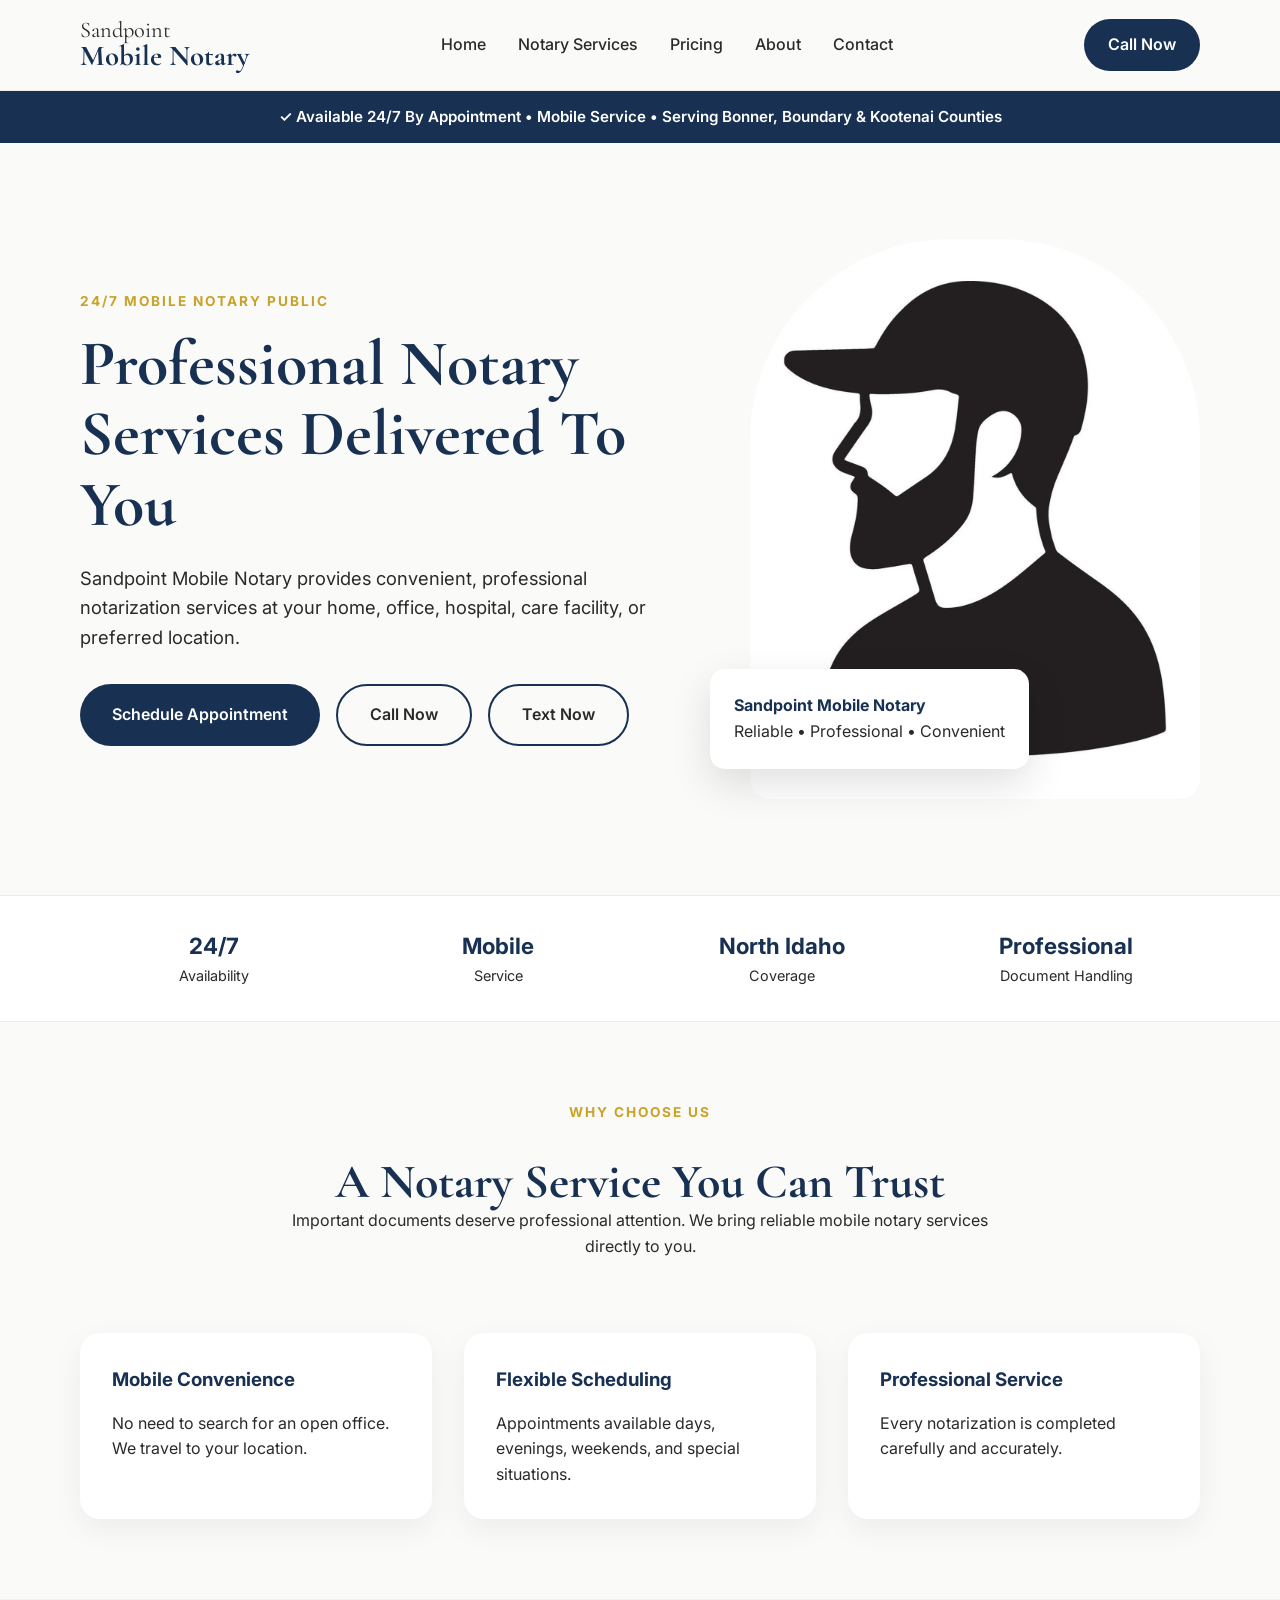
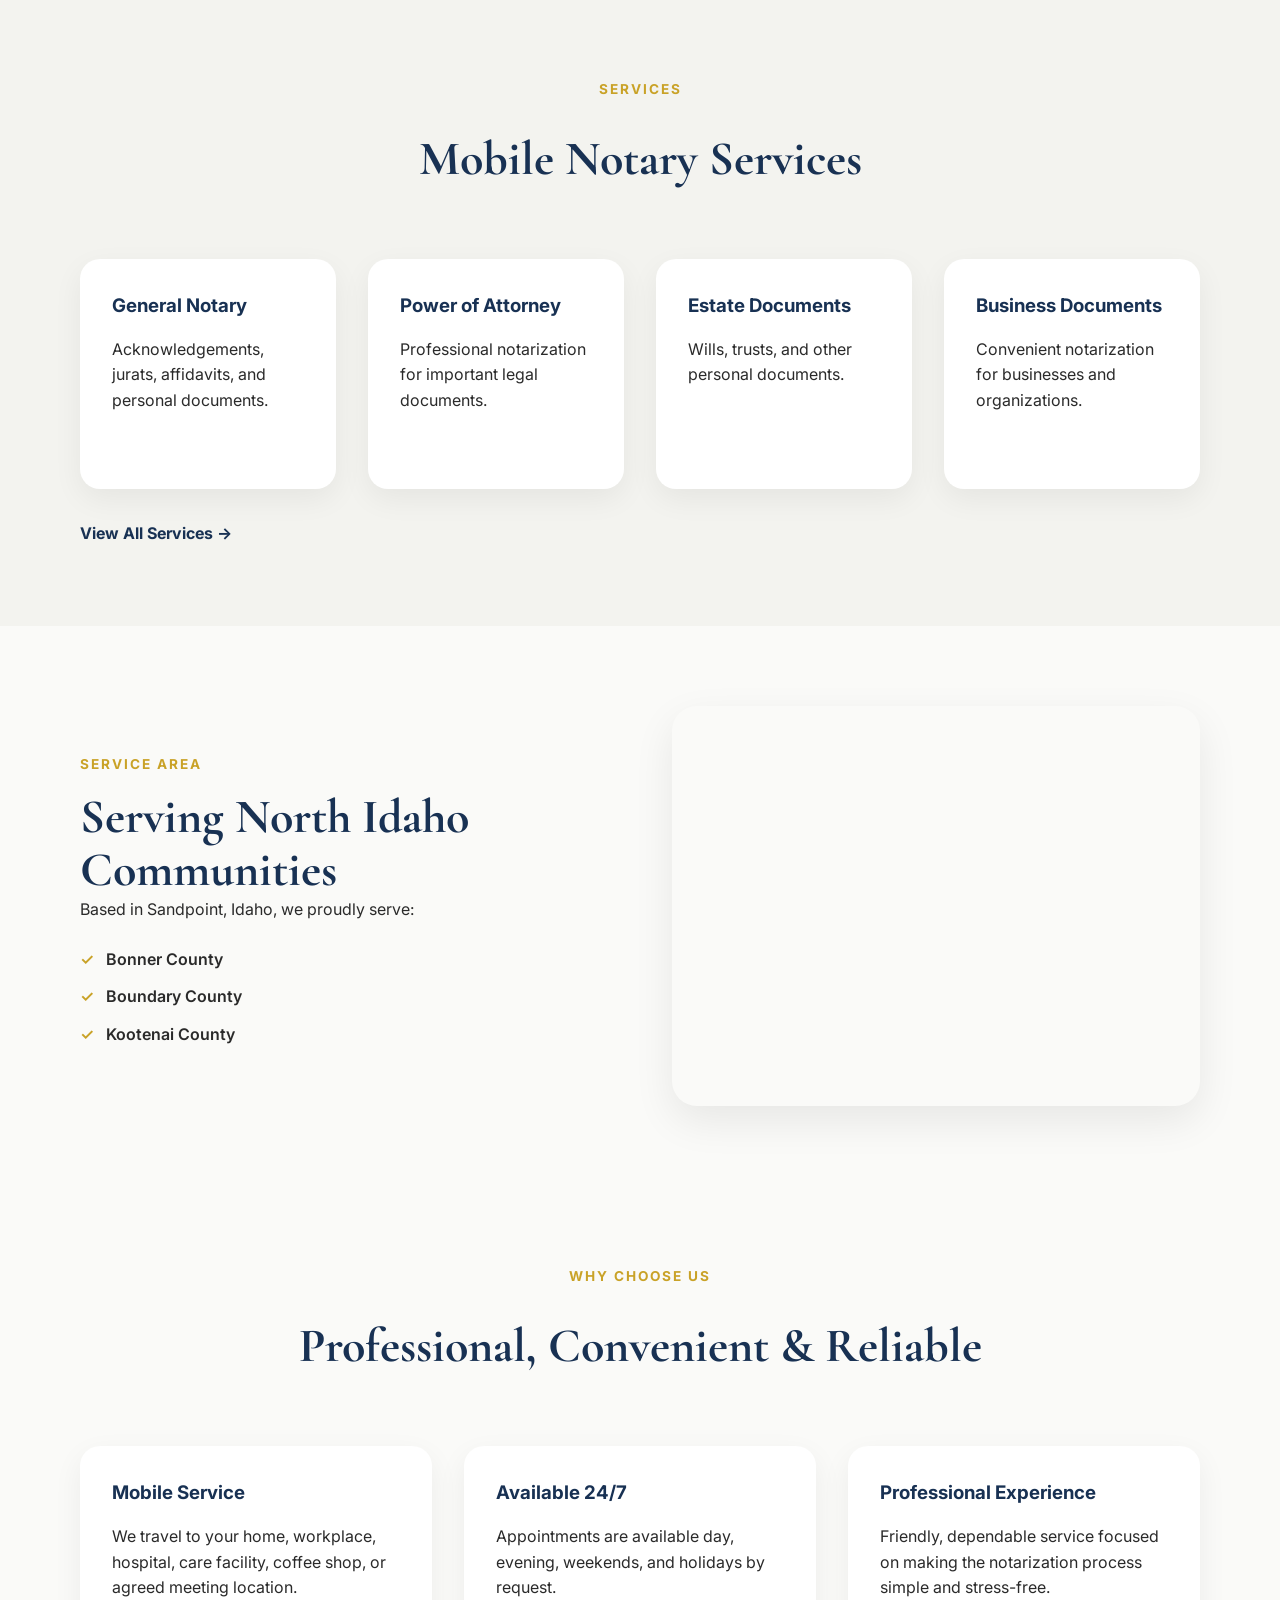
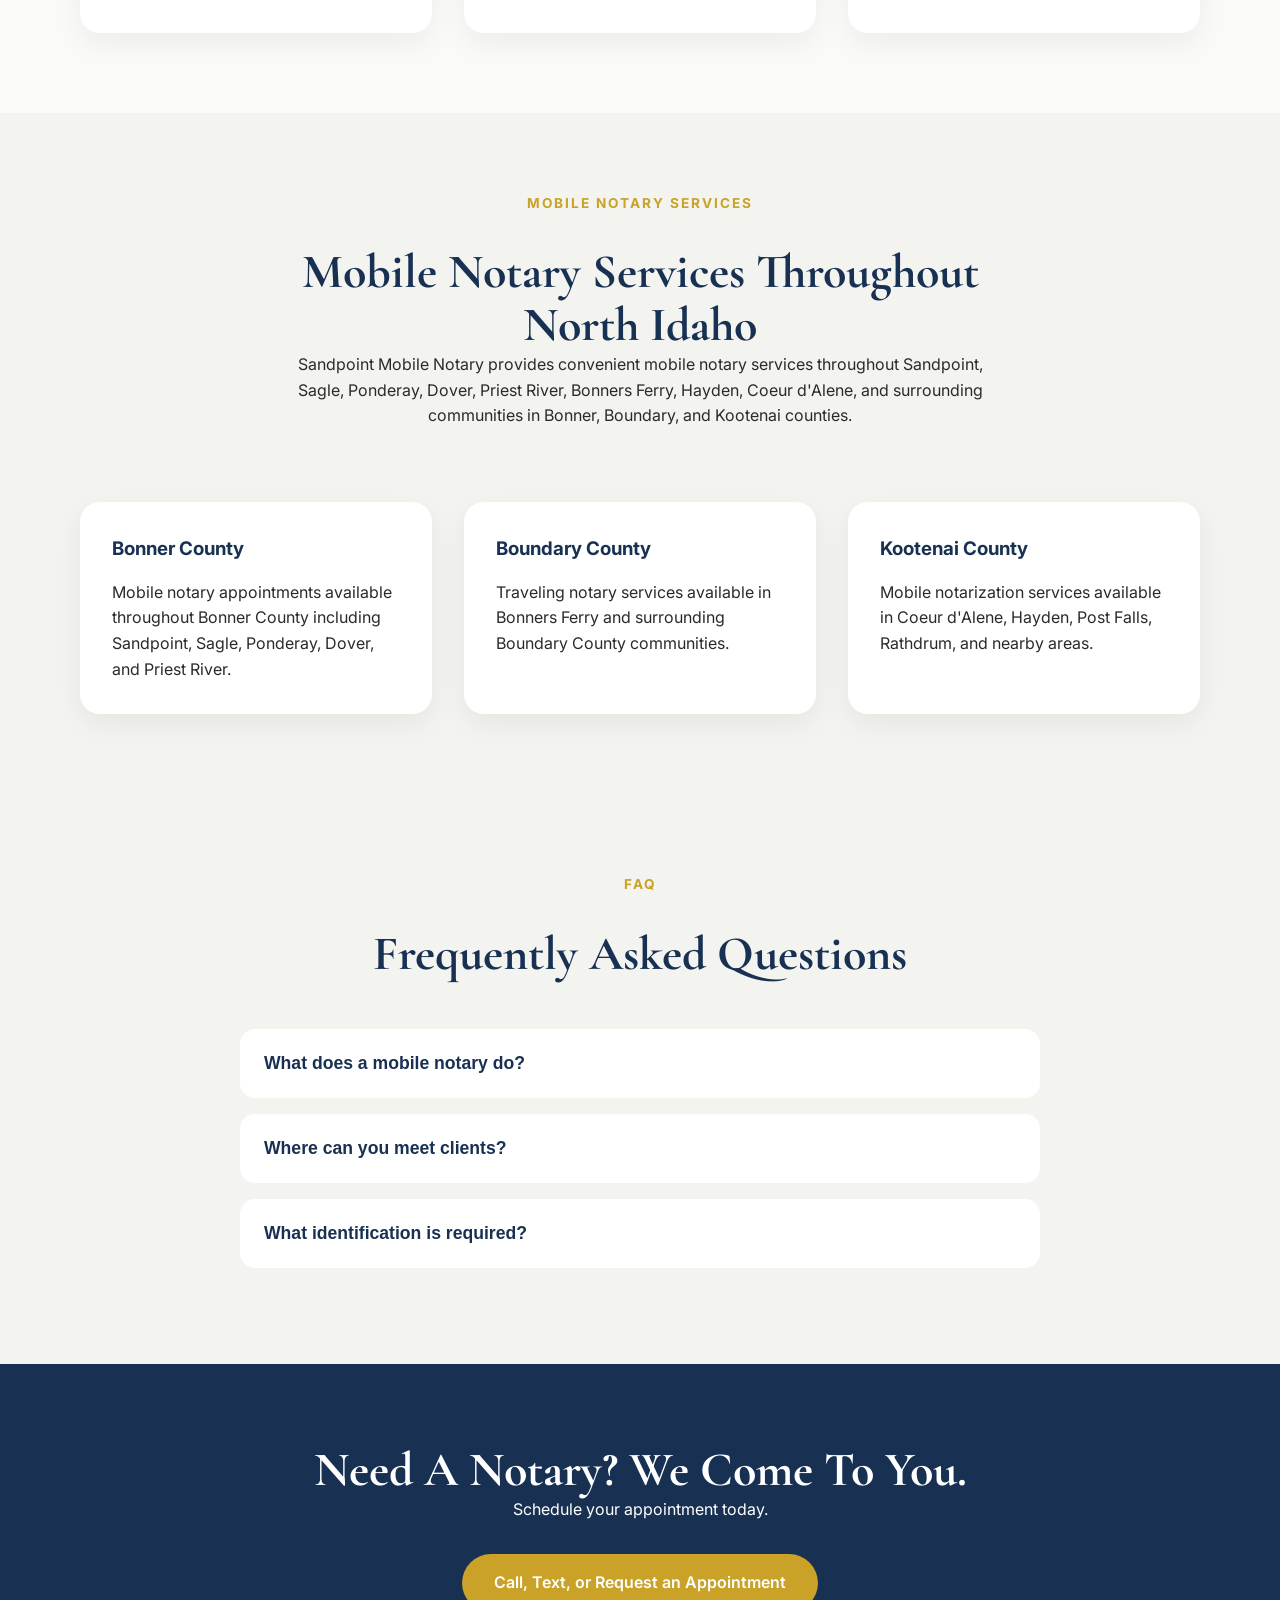
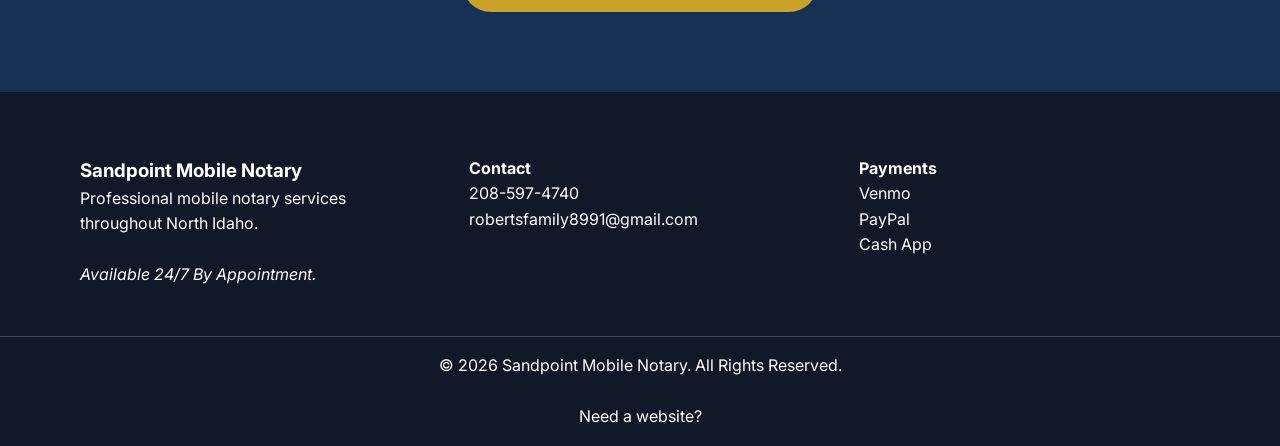
<file: index.html>
<!DOCTYPE html>
<html lang="en">

<head>

    <meta charset="UTF-8">
    <meta name="viewport" content="width=device-width, initial-scale=1.0">

    <title>Sandpoint Mobile Notary | Mobile Notary Public Serving North Idaho</title>

    <meta name="description" content="Sandpoint Mobile Notary provides professional mobile notary services throughout Sandpoint, Bonner County, Boundary County, and Kootenai County Idaho. Available 24/7 by appointment.">
    <meta name="keywords" content="Sandpoint Mobile Notary, mobile notary Sandpoint Idaho, notary public Sandpoint, Bonner County notary, Boundary County notary, Kootenai County notary, North Idaho notary">
    <meta name="author" content="Sandpoint Mobile Notary">

    <!-- Open Graph / Social Sharing -->
    <meta property="og:title" content="Sandpoint Mobile Notary | Mobile Notary Services in North Idaho">
    <meta property="og:description" content="Professional mobile notary services throughout Sandpoint, Bonner County, Boundary County, and Kootenai County. Available 24/7 by appointment.">
    <meta property="og:type" content="website">
    <meta property="og:url" content="https://sandpointmobilenotary.com">
    <meta property="og:image" content="https://sandpointmobilenotary.com/images/social-preview.jpg">
    <meta property="og:site_name" content="Sandpoint Mobile Notary">

    <!-- Twitter / X Sharing -->
    <meta name="twitter:card" content="summary_large_image">
    <meta name="twitter:title" content="Sandpoint Mobile Notary | North Idaho">
    <meta name="twitter:description" content="Professional mobile notary services throughout Sandpoint, Bonner, and Kootenai counties. Available 24/7 by appointment.">
    <meta name="twitter:image" content="https://sandpointmobilenotary.com/images/social-preview.jpg">
    
    <!-- Local Business Schema -->
    <script type="application/ld+json">
    {
        "@context": "https://schema.org",
        "@type": "ProfessionalService",
        "additionalType": "https://schema.org/LegalService",
        "name": "Sandpoint Mobile Notary",
        "description": "Professional mobile notary services serving Sandpoint, Bonner County, Boundary County, and Kootenai County Idaho.",
        "url": "https://sandpointmobilenotary.com",
        "telephone": "2085974740",
        "email": "robertsfamily8991@gmail.com",
        "serviceType": [
            "Mobile Notary Service",
            "Document Notarization"
        ],

        "areaServed": [
            {
                "@type": "City",
                "name": "Sandpoint, Idaho"
            },
            {
                "@type": "AdministrativeArea",
                "name": "Bonner County, Idaho"
            },
            {
                "@type": "AdministrativeArea",
                "name": "Boundary County, Idaho"
            },
            {
                "@type": "AdministrativeArea",
                "name": "Kootenai County, Idaho"
            },
            {
                "@type": "City",
                "name": "Coeur d'Alene, Idaho"
            },
            {
                "@type": "City",
                "name": "Post Falls, Idaho"
            },
            {
                "@type": "City",
                "name": "Bonners Ferry, Idaho"
            },
            {
                "@type": "City",
                "name": "Sagle, Idaho"
            }
        ],

        "address": {
            "@type": "PostalAddress",
            "addressLocality": "Sandpoint",
            "addressRegion": "ID",
            "postalCode": "83864",
            "addressCountry": "US"
        },

        "geo": {
            "@type": "GeoCoordinates",
            "latitude": 48.2766,
            "longitude": -116.5535
        },

        "openingHoursSpecification": {
            "@type": "OpeningHoursSpecification",
            "dayOfWeek": [
                "Monday",
                "Tuesday",
                "Wednesday",
                "Thursday",
                "Friday",
                "Saturday",
                "Sunday"
            ],
            "opens": "00:00",
            "closes": "23:59"
        }
    }
    </script>

    <!-- Fonts -->
    <link rel="preconnect" href="https://fonts.googleapis.com">
    <link rel="preconnect" href="https://fonts.gstatic.com" crossorigin>
    <link href="https://fonts.googleapis.com/css2?family=Cormorant+Garamond:wght@500;600;700&family=Inter:wght@300;400;500;600;700&display=swap" rel="stylesheet">

    <!-- Favicons -->
    <link rel="apple-touch-icon" sizes="180x180" href="images/icons/apple-touch-icon.png">
    <link rel="icon" type="image/png" sizes="32x32" href="images/icons/favicon-32x32.png">
    <link rel="icon" type="image/png" sizes="16x16" href="images/icons/favicon-16x16.png">
    <link rel="manifest" href="images/icons/site.webmanifest">
    <link rel="shortcut icon" href="images/icons/favicon.ico">

    <!-- CSS -->
    <link rel="stylesheet" href="css/style.css">

</head>

<body>

    <header class="header">

        <div class="container nav-container">

            <a href="index.html" class="logo">
                <span>Sandpoint</span>
                <strong>Mobile Notary</strong>
            </a>

            <button class="menu-toggle" aria-label="Open Navigation">☰</button>

            <nav class="nav">
                <a href="index.html">Home</a>
                <a href="notary.html">Notary Services</a>
                <a href="pricing.html">Pricing</a>
                <a href="about.html">About</a>
                <a href="contact.html">Contact</a>
                <!-- <a href="loan-signing.html">Loan Signing</a> -->
            </nav>

            <a href="tel:+12085974740" class="nav-button">Call Now</a>

        </div>

    </header>

    <main>

        <section class="availability-banner">

            <div class="container">✓ Available 24/7 By Appointment • Mobile Service • Serving Bonner, Boundary & Kootenai Counties</div>

        </section>

        <section class="hero">

            <div class="container hero-grid">

                <div class="hero-content">

                    <p class="eyebrow">24/7 Mobile Notary Public</p>
                    <h1>Professional Notary Services Delivered To You</h1>
                    <p class="hero-text">Sandpoint Mobile Notary provides convenient, professional notarization services
                        at your home, office, hospital, care facility, or preferred location.</p>

                    <div class="hero-buttons">
                        <a href="contact.html" class="btn primary">Schedule Appointment</a>
                        <a href="tel:+12085974740" class="btn secondary">Call Now</a>
                        <a href="sms:+12085974740" class="btn secondary">Text Now</a>
                    </div>

                </div>

                <div class="hero-image">

                    <img src="images/profile.jpg" alt="Professional Notary Public">

                    <div class="image-badge">
                        <strong>Sandpoint Mobile Notary</strong>
                        <span>Reliable • Professional • Convenient</span>
                    </div>

                </div>

            </div>

        </section>

        <!-- TRUST BANNER -->

        <section class="trust-banner">

            <div class="container trust-grid">
                <div><strong>24/7</strong><span>Availability</span></div>
                <div><strong>Mobile</strong><span>Service</span></div>
                <div><strong>North Idaho</strong><span>Coverage</span></div>
                <div><strong>Professional</strong><span>Document Handling</span></div>
            </div>

        </section>

        <section class="section">

            <div class="container">

                <div class="section-header">
                    <p class="eyebrow">Why Choose Us</p>
                    <h2>A Notary Service You Can Trust</h2>
                    <p>Important documents deserve professional attention. We bring reliable mobile notary services
                        directly to you.</p>
                </div>

                <div class="cards">

                    <div class="card">
                        <h3>Mobile Convenience</h3>
                        <p>No need to search for an open office. We travel to your location.</p>
                    </div>

                    <div class="card">
                        <h3>Flexible Scheduling</h3>
                        <p>Appointments available days, evenings, weekends, and special situations.</p>
                    </div>

                    <div class="card">
                        <h3>Professional Service</h3>
                        <p>Every notarization is completed carefully and accurately.</p>
                    </div>

                </div>

            </div>

        </section>

        <!-- SERICES -->
        
        <section class="section light">

            <div class="container">

                <div class="section-header">
                    <p class="eyebrow">Services</p>
                    <h2>Mobile Notary Services</h2>
                </div>

                <div class="service-grid">

                    <div class="service-card">
                        <h3>General Notary</h3>
                        <p>Acknowledgements, jurats, affidavits, and personal documents.</p>
                    </div>

                    <div class="service-card">
                        <h3>Power of Attorney</h3>
                        <p>Professional notarization for important legal documents.</p>
                    </div>

                    <div class="service-card">
                        <h3>Estate Documents</h3>
                        <p>Wills, trusts, and other personal documents.</p>
                    </div>

                    <div class="service-card">
                        <h3>Business Documents</h3>
                        <p>Convenient notarization for businesses and organizations.</p>
                    </div>

                </div>

                <a href="notary.html" class="text-link">View All Services →</a>

            </div>

        </section>

        <section class="section">

            <div class="container area-section">

                <div>

                    <p class="eyebrow">Service Area</p>
                    <h2>Serving North Idaho Communities</h2>
                    <p>Based in Sandpoint, Idaho, we proudly serve:</p>

                    <ul class="county-list">
                        <li>Bonner County</li>
                        <li>Boundary County</li>
                        <li>Kootenai County</li>
                    </ul>

                </div>

                <!-- <div class="map-placeholder">North Idaho Service Area Map</div> -->
                
                <div class="map-container">

                    <iframe
                        src="https://www.google.com/maps/embed?pb=!1m18!1m12!1m3!1d2784911.340503839!2d-118.33054254215804!3d47.02767139608089!2m3!1f0!2f0!3f0!3m2!1i1024!2i768!4f13.1!3m3!1m2!1s0x53600f4b6b46c7bb%3A0xff60006c95579c27!2sIdaho%20Panhandle%2C%20ID!5e0!3m2!1sen!2sus!4v1785426155546!5m2!1sen!2sus"
                        width="100%"
                        height="400"
                        style="border:0;"
                        allowfullscreen=""
                        loading="lazy"
                        referrerpolicy="strict-origin-when-cross-origin">
                    </iframe>

                </div>
                
        </section>

        <!-- TRUST SECTION -->

        <section class="section">

            <div class="container">

                <div class="section-header">
                    <p class="eyebrow">Why Choose Us</p>
                    <h2>Professional, Convenient & Reliable</h2>
                </div>

                <div class="cards">

                    <div class="card">
                        <h3>Mobile Service</h3>
                        <p>We travel to your home, workplace, hospital, care facility, coffee shop, or agreed meeting location.</p>
                    </div>

                    <div class="card">
                        <h3>Available 24/7</h3>
                        <p>Appointments are available day, evening, weekends, and holidays by request.</p>
                    </div>

                    <div class="card">
                        <h3>Professional Experience</h3>
                        <p>Friendly, dependable service focused on making the notarization process simple and stress-free.</p>
                    </div>

                </div>

            </div>

        </section>
        
        <!-- LOCAL SEO -->

        <section class="section light">

            <div class="container">

                <div class="section-header">
                    <p class="eyebrow">Mobile Notary Services</p>
                    <h2>Mobile Notary Services Throughout North Idaho</h2>
                    <p>Sandpoint Mobile Notary provides convenient mobile notary services throughout Sandpoint, Sagle, Ponderay, Dover, Priest River, Bonners Ferry, Hayden, Coeur d'Alene, and surrounding communities in Bonner, Boundary, and Kootenai counties.</p>
                </div>

                <div class="cards">

                    <div class="card">
                        <h3>Bonner County</h3>
                        <p>Mobile notary appointments available throughout Bonner County including Sandpoint, Sagle, Ponderay, Dover, and Priest River.</p>
                    </div>

                    <div class="card">
                        <h3>Boundary County</h3>
                        <p>Traveling notary services available in Bonners Ferry and surrounding Boundary County communities.</p>
                    </div>

                    <div class="card">
                        <h3>Kootenai County</h3>
                        <p>Mobile notarization services available in Coeur d'Alene, Hayden, Post Falls, Rathdrum, and nearby areas.</p>
                    </div>

                </div>

            </div>

        </section>
        
        <!-- FAQ -->

        <section class="section light">

            <div class="container">

                <div class="section-header">
                    <p class="eyebrow">FAQ</p>
                    <h2>Frequently Asked Questions</h2>
                </div>

                <div class="faq">

                    <div class="faq-item">

                        <button class="faq-question">What does a mobile notary do?</button>

                        <div class="faq-answer">
                            <p>A notary public is a person authorized by law to administer oaths, certify documents and signatures, and perform other official commercial duties. A mobile notary travels to your location to complete notarization services at a convenient time and place.</p>
                        </div>

                    </div>

                    <div class="faq-item">

                        <button class="faq-question">Where can you meet clients?</button>

                        <div class="faq-answer">
                            <p>Appointments can be arranged at homes, offices, hospitals, care facilities, and other convenient locations.</p>
                        </div>

                    </div>

                    <div class="faq-item">

                        <button class="faq-question">What identification is required?</button>

                        <div class="faq-answer">
                            <p>A valid government-issued photo ID is generally required for notarization.</p>
                        </div>

                    </div>

                </div>

            </div>

        </section>

        <section class="cta">

            <div class="container">
                <h2>Need A Notary? We Come To You.</h2>
                <p>Schedule your appointment today.</p>
                <a href="contact.html" class="btn primary">Call, Text, or Request an Appointment</a>
            </div>

        </section>

    </main>

    <!-- MOBILE CALL BUTTON -->

    <a href="tel:+12085974740" class="mobile-call">📞 Call Now</a>

    <footer class="footer">

        <div class="container footer-grid">

            <div>

                <h3>Sandpoint Mobile Notary</h3>
                <p>Professional mobile notary services throughout North Idaho.</p>
                <br />
                <p><em>Available 24/7 By Appointment.</em></p>

            </div>

            <div>
                <h4>Contact</h4>
                <p>208-597-4740</p>
                <p>robertsfamily8991@gmail.com</p>
            </div>

            <div>
                <h4>Payments</h4>
                <p>Venmo</p>
                <p>PayPal</p>
                <p>Cash App</p>
            </div>

        </div>

        <div class="footer-bottom">© 2026 Sandpoint Mobile Notary. All Rights Reserved.</div>
        <span><br/ ></span>
        <div class="" style="text-align: center;"><a href="https://www.fullstackjohn.com" target="_blank" rel="noopener noreferrer" style="text-decoration: none; color: white;">Need a website?</a></div>

    </footer>

    <script src="js/script.js"></script>

</body>

</html>
</file>
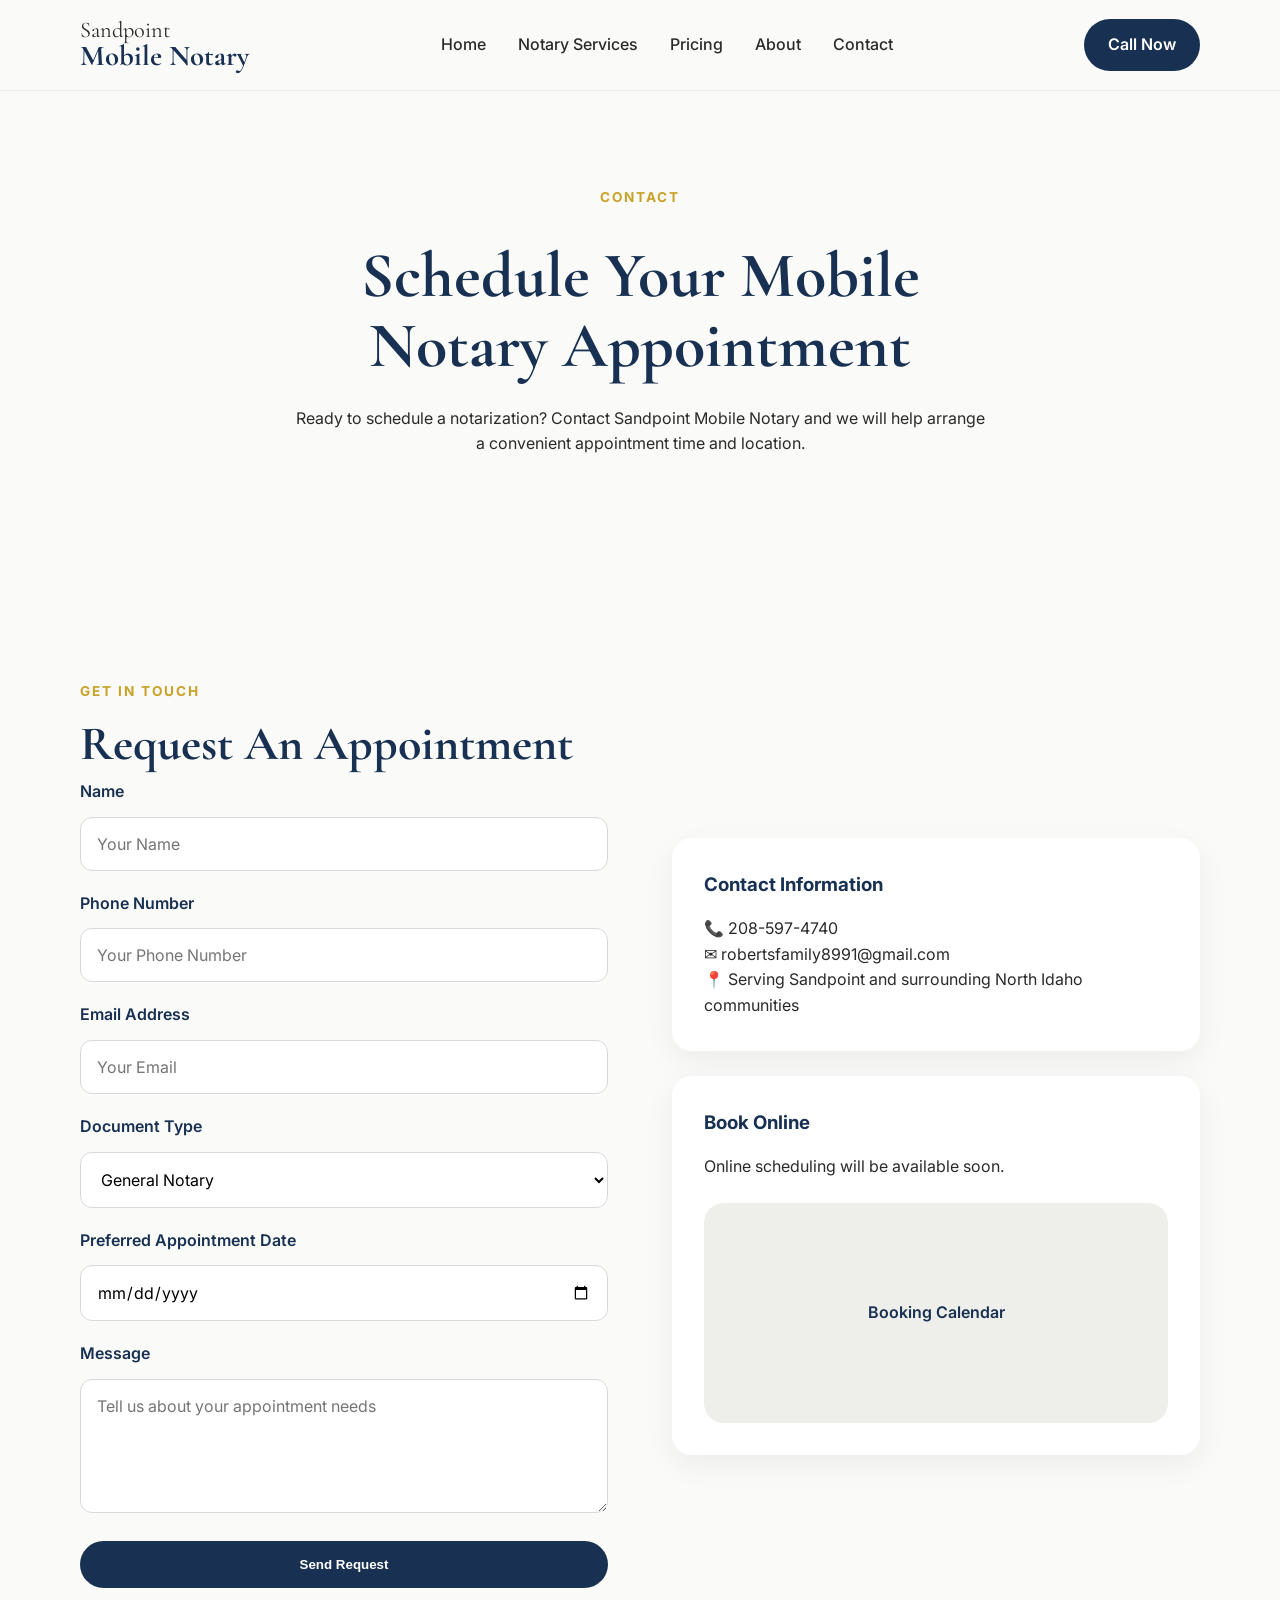
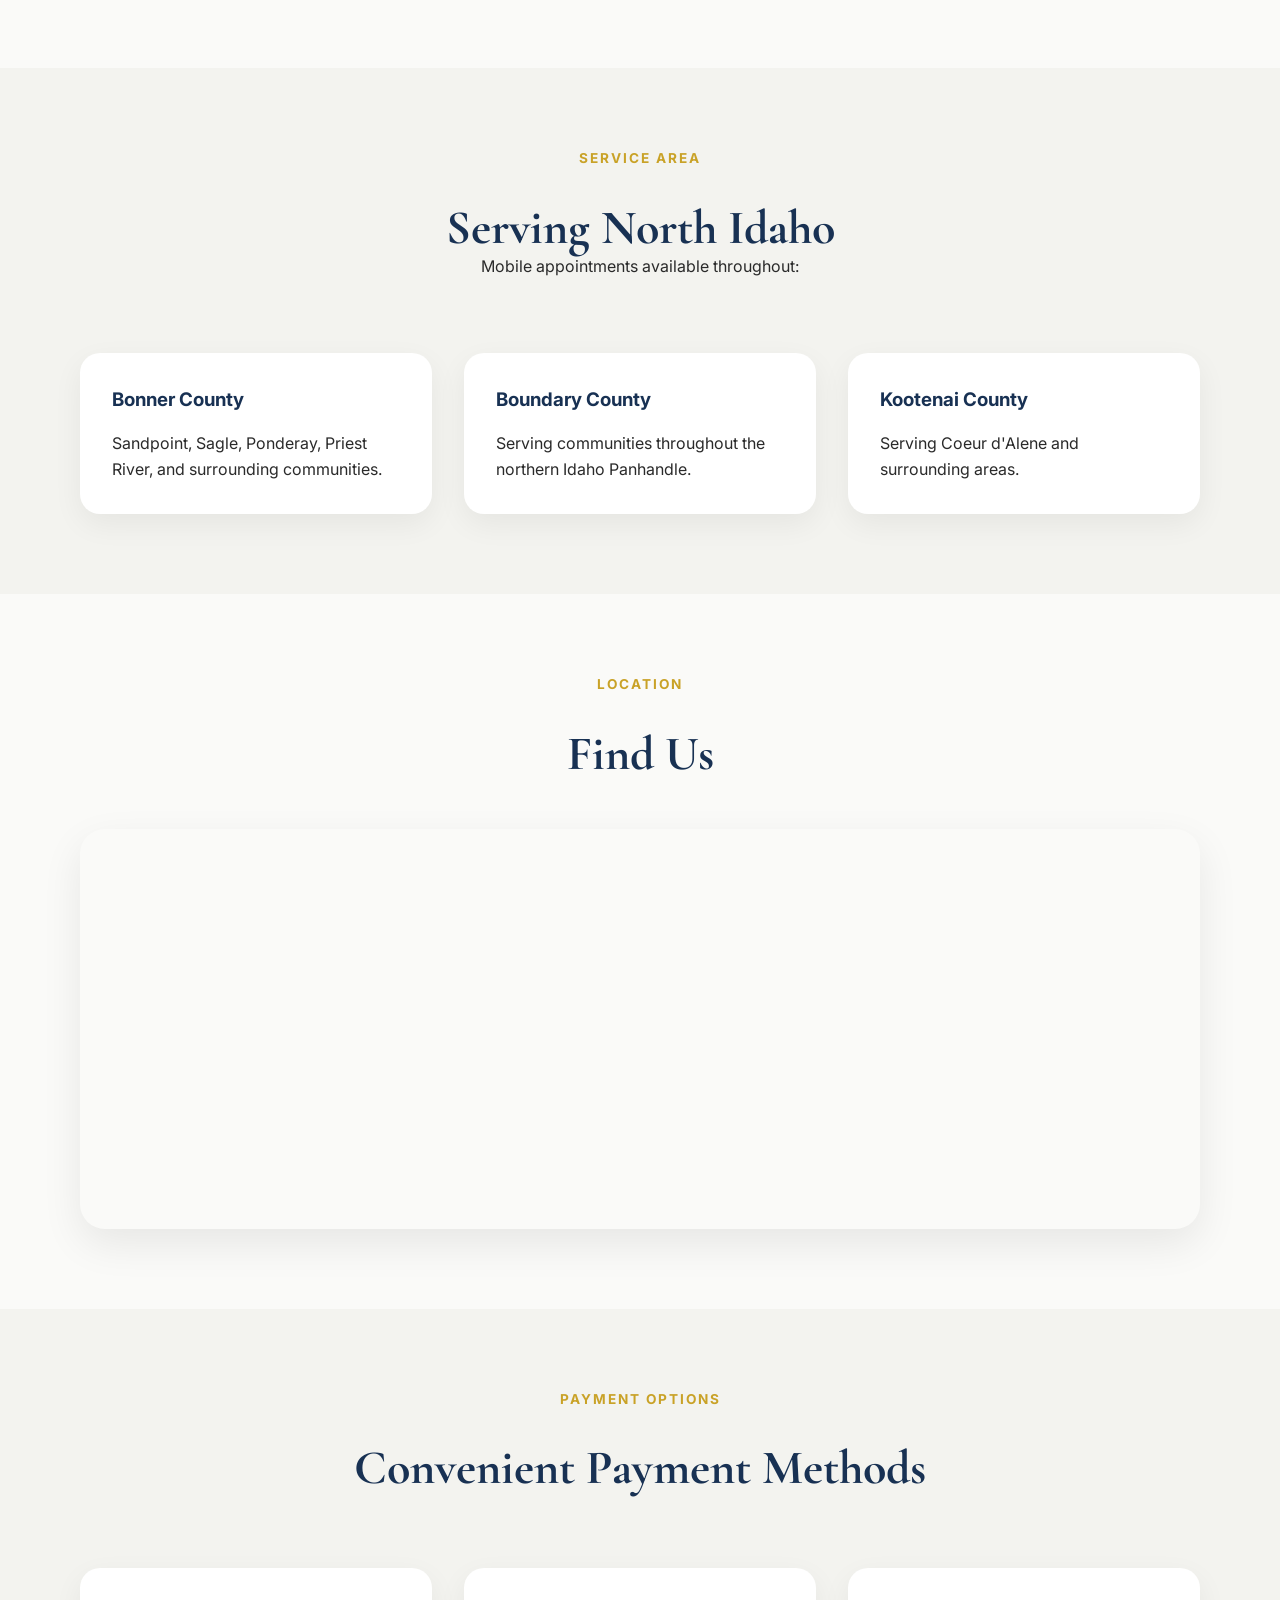
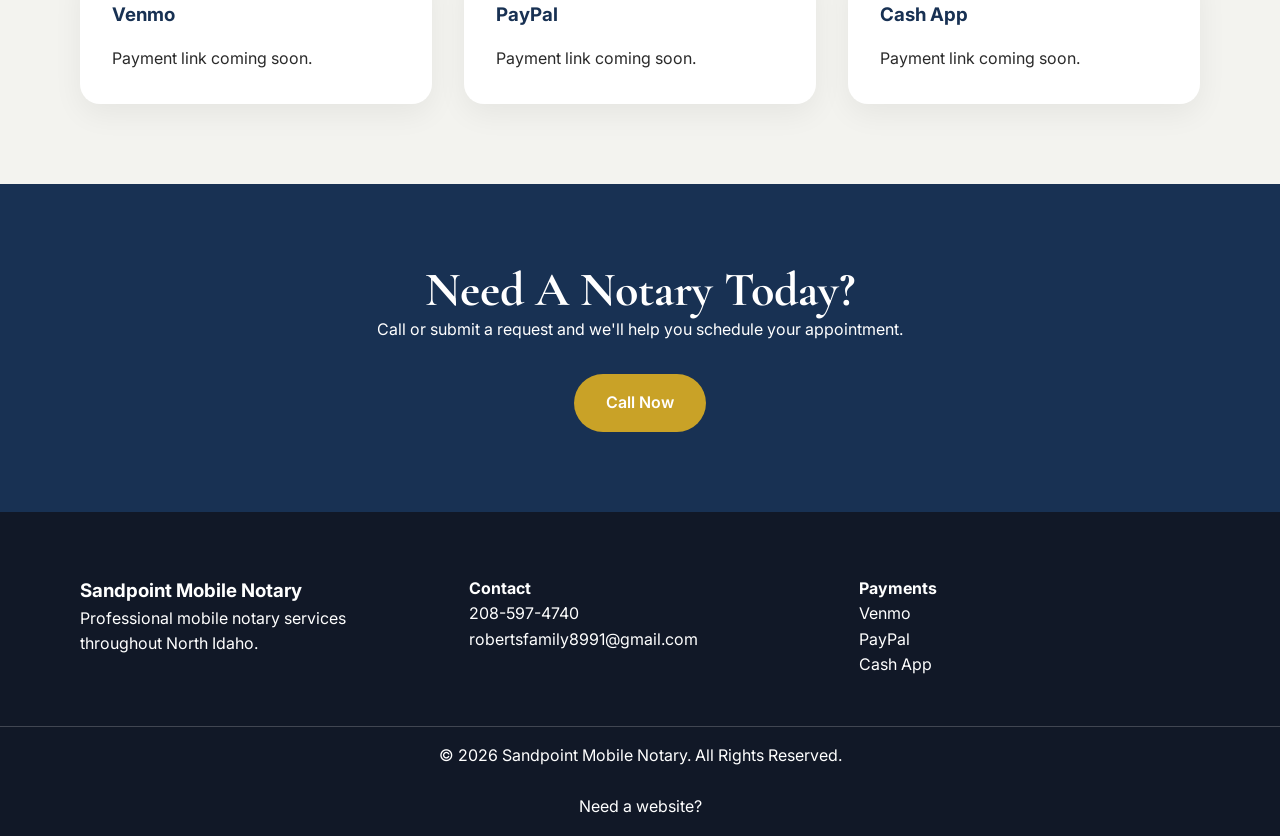
<file: contact.html>
<!DOCTYPE html>
<html lang="en">

<head>

    <meta charset="UTF-8">
    <meta name="viewport" content="width=device-width, initial-scale=1.0">

    <title>Contact Sandpoint Mobile Notary | Schedule a Mobile Notary Appointment</title>

    <meta name="description" content="Contact Sandpoint Mobile Notary to schedule a mobile notary appointment in Sandpoint, Bonner County, Boundary County, and Kootenai County Idaho. Available 24/7 by appointment.">
    <meta name="keywords" content="contact Sandpoint Mobile Notary, schedule notary appointment Sandpoint Idaho, mobile notary appointment, North Idaho notary contact">
    <meta name="author" content="Sandpoint Mobile Notary">
    <link rel="canonical" href="https://sandpointmobilenotary.com/contact.html">

    <!-- Open Graph / Social Sharing -->
    <meta property="og:title" content="Contact Sandpoint Mobile Notary">
    <meta property="og:description" content="Schedule a mobile notary appointment throughout Sandpoint, Bonner County, Boundary County, and Kootenai County Idaho.">
    <meta property="og:type" content="website">
    <meta property="og:url" content="https://sandpointmobilenotary.com/contact.html">
    <meta property="og:image" content="https://sandpointmobilenotary.com/images/social-preview.jpg">
    <meta property="og:site_name" content="Sandpoint Mobile Notary">

    <!-- Twitter / X Sharing -->
    <meta name="twitter:card" content="summary_large_image">
    <meta name="twitter:title" content="Contact Sandpoint Mobile Notary">
    <meta name="twitter:description" content="Schedule your mobile notary appointment in North Idaho. Available 24/7 by appointment.">
    <meta name="twitter:image" content="https://sandpointmobilenotary.com/images/social-preview.jpg">

    <!-- Fonts -->
    <link rel="preconnect" href="https://fonts.googleapis.com">
    <link rel="preconnect" href="https://fonts.gstatic.com" crossorigin>
    <link href="https://fonts.googleapis.com/css2?family=Cormorant+Garamond:wght@500;600;700&family=Inter:wght@300;400;500;600;700&display=swap" rel="stylesheet">

    <!-- Favicons -->
    <link rel="apple-touch-icon" sizes="180x180" href="images/icons/apple-touch-icon.png">
    <link rel="icon" type="image/png" sizes="32x32" href="images/icons/favicon-32x32.png">
    <link rel="icon" type="image/png" sizes="16x16" href="images/icons/favicon-16x16.png">
    <link rel="manifest" href="images/icons/site.webmanifest">
    <link rel="shortcut icon" href="images/icons/favicon.ico">

    <!-- CSS -->
    <link rel="stylesheet" href="css/style.css">

</head>

<body>

    <header class="header">

        <div class="container nav-container">

            <a href="index.html" class="logo"><span>Sandpoint</span><strong>Mobile Notary</strong></a>

            <button class="menu-toggle" aria-label="Open Navigation">☰</button>

            <nav class="nav">
                <a href="index.html">Home</a>
                <a href="notary.html">Notary Services</a>
                <a href="pricing.html">Pricing</a>
                <a href="about.html">About</a>
                <a href="contact.html">Contact</a>
            </nav>

            <a href="tel:+12085974740" class="nav-button">Call Now</a>

        </div>

    </header>

    <main>

        <section class="hero">

            <div class="container">

                <div class="section-header">

                    <p class="eyebrow">Contact</p>

                    <h1>Schedule Your Mobile Notary Appointment</h1>
                    <p>Ready to schedule a notarization? Contact Sandpoint Mobile Notary and we will help arrange a
                        convenient appointment time and location.</p>

                </div>

            </div>

        </section>

        <section class="section">

            <div class="container area-section">

                <div>

                    <p class="eyebrow">Get In Touch</p>

                    <h2>Request An Appointment</h2>

                    <form action="https://formspree.io/f/xbdnerge" method="POST" class="contact-form">

                        <label>Name</label>
                        <input type="text" name="name" placeholder="Your Name" required>

                        <label>Phone Number</label>
                        <input type="tel" name="phone" placeholder="Your Phone Number" required>

                        <label>Email Address</label>
                        <input type="email" name="email" placeholder="Your Email" required>

                        <label>Document Type</label>

                        <select name="document">
                            <option>General Notary</option>
                            <option>Power of Attorney</option>
                            <option>Estate Documents</option>
                            <option>Business Documents</option>
                            <option>Other</option>
                        </select>

                        <label>Preferred Appointment Date</label>
                        <input type="date" name="date">

                        <label>Message</label>
                        <textarea name="message" rows="5" placeholder="Tell us about your appointment needs"></textarea>
                        <button type="submit" class="btn primary">Send Request</button>

                    </form>

                </div>

                <div>

                    <div class="card">

                        <h3>Contact Information</h3>
                        <p>📞 208-597-4740</p>
                        <p>✉ robertsfamily8991@gmail.com</p>
                        <p>📍 Serving Sandpoint and surrounding North Idaho communities</p>

                    </div>

                    <div class="card">

                        <h3>Book Online</h3>
                        <p>Online scheduling will be available soon.</p>

                        <div class="calendar-placeholder">Booking Calendar</div>

                    </div>

                </div>

            </div>

        </section>

        <section class="section light">

            <div class="container">

                <div class="section-header">

                    <p class="eyebrow">Service Area</p>

                    <h2>Serving North Idaho</h2>
                    <p>Mobile appointments available throughout:</p>

                </div>

                <div class="cards">

                    <div class="card">

                        <h3>Bonner County</h3>
                        <p>Sandpoint, Sagle, Ponderay, Priest River, and surrounding communities.</p>

                    </div>

                    <div class="card">

                        <h3>Boundary County</h3>
                        <p>Serving communities throughout the northern Idaho Panhandle.</p>

                    </div>

                    <div class="card">

                        <h3>Kootenai County</h3>
                        <p>Serving Coeur d'Alene and surrounding areas.</p>

                    </div>

                </div>

            </div>

        </section>

        <section class="section">

            <div class="container">

                <div class="section-header">

                    <p class="eyebrow">Location</p>

                    <h2>Find Us</h2>

                </div>

                <!-- <div class="map-placeholder">Google Map Will Be Added Here</div> -->
                
                <div class="map-container">

                    <iframe
                        src="https://www.google.com/maps/embed?pb=!1m18!1m12!1m3!1d2784911.340503839!2d-118.33054254215804!3d47.02767139608089!2m3!1f0!2f0!3f0!3m2!1i1024!2i768!4f13.1!3m3!1m2!1s0x53600f4b6b46c7bb%3A0xff60006c95579c27!2sIdaho%20Panhandle%2C%20ID!5e0!3m2!1sen!2sus!4v1785426155546!5m2!1sen!2sus"
                        width="100%"
                        height="400"
                        style="border:0;"
                        allowfullscreen=""
                        loading="lazy"
                        referrerpolicy="strict-origin-when-cross-origin">
                    </iframe>

                </div>

            </div>

        </section>

        <section class="section light">

            <div class="container">

                <div class="section-header">

                    <p class="eyebrow">Payment Options</p>

                    <h2>Convenient Payment Methods</h2>

                </div>

                <div class="cards">

                    <div class="card">

                        <h3>Venmo</h3>

                        <p>Payment link coming soon.</p>

                    </div>

                    <div class="card">

                        <h3>PayPal</h3>

                        <p>Payment link coming soon.</p>

                    </div>

                    <div class="card">

                        <h3>Cash App</h3>

                        <p>Payment link coming soon.</p>

                    </div>

                </div>

            </div>

        </section>

        <section class="cta">

            <div class="container">

                <h2>Need A Notary Today?</h2>

                <p>Call or submit a request and we'll help you schedule your appointment.</p>

                <a href="tel:+12085974740" class="btn primary">Call Now</a>

            </div>

        </section>

    </main>

    <a href="tel:+12085974740" class="mobile-call">📞 Call Now</a>

    <footer class="footer">

        <div class="container footer-grid">

            <div>

                <h3>Sandpoint Mobile Notary</h3>

                <p>Professional mobile notary services throughout North Idaho.</p>

            </div>

            <div>

                <h4>Contact</h4>

                <p>208-597-4740</p>

                <p>robertsfamily8991@gmail.com</p>

            </div>

            <div>

                <h4>Payments</h4>

                <p>Venmo</p>

                <p>PayPal</p>

                <p>Cash App</p>

            </div>

        </div>

        <div class="footer-bottom">© 2026 Sandpoint Mobile Notary. All Rights Reserved.</div>
        <span><br/ ></span>
        <div class="" style="text-align: center;"><a href="https://www.fullstackjohn.com" target="_blank" rel="noopener noreferrer" style="text-decoration: none; color: white;">Need a website?</a></div>

    </footer>

    <script src="js/script.js"></script>

</body>

</html>
</file>
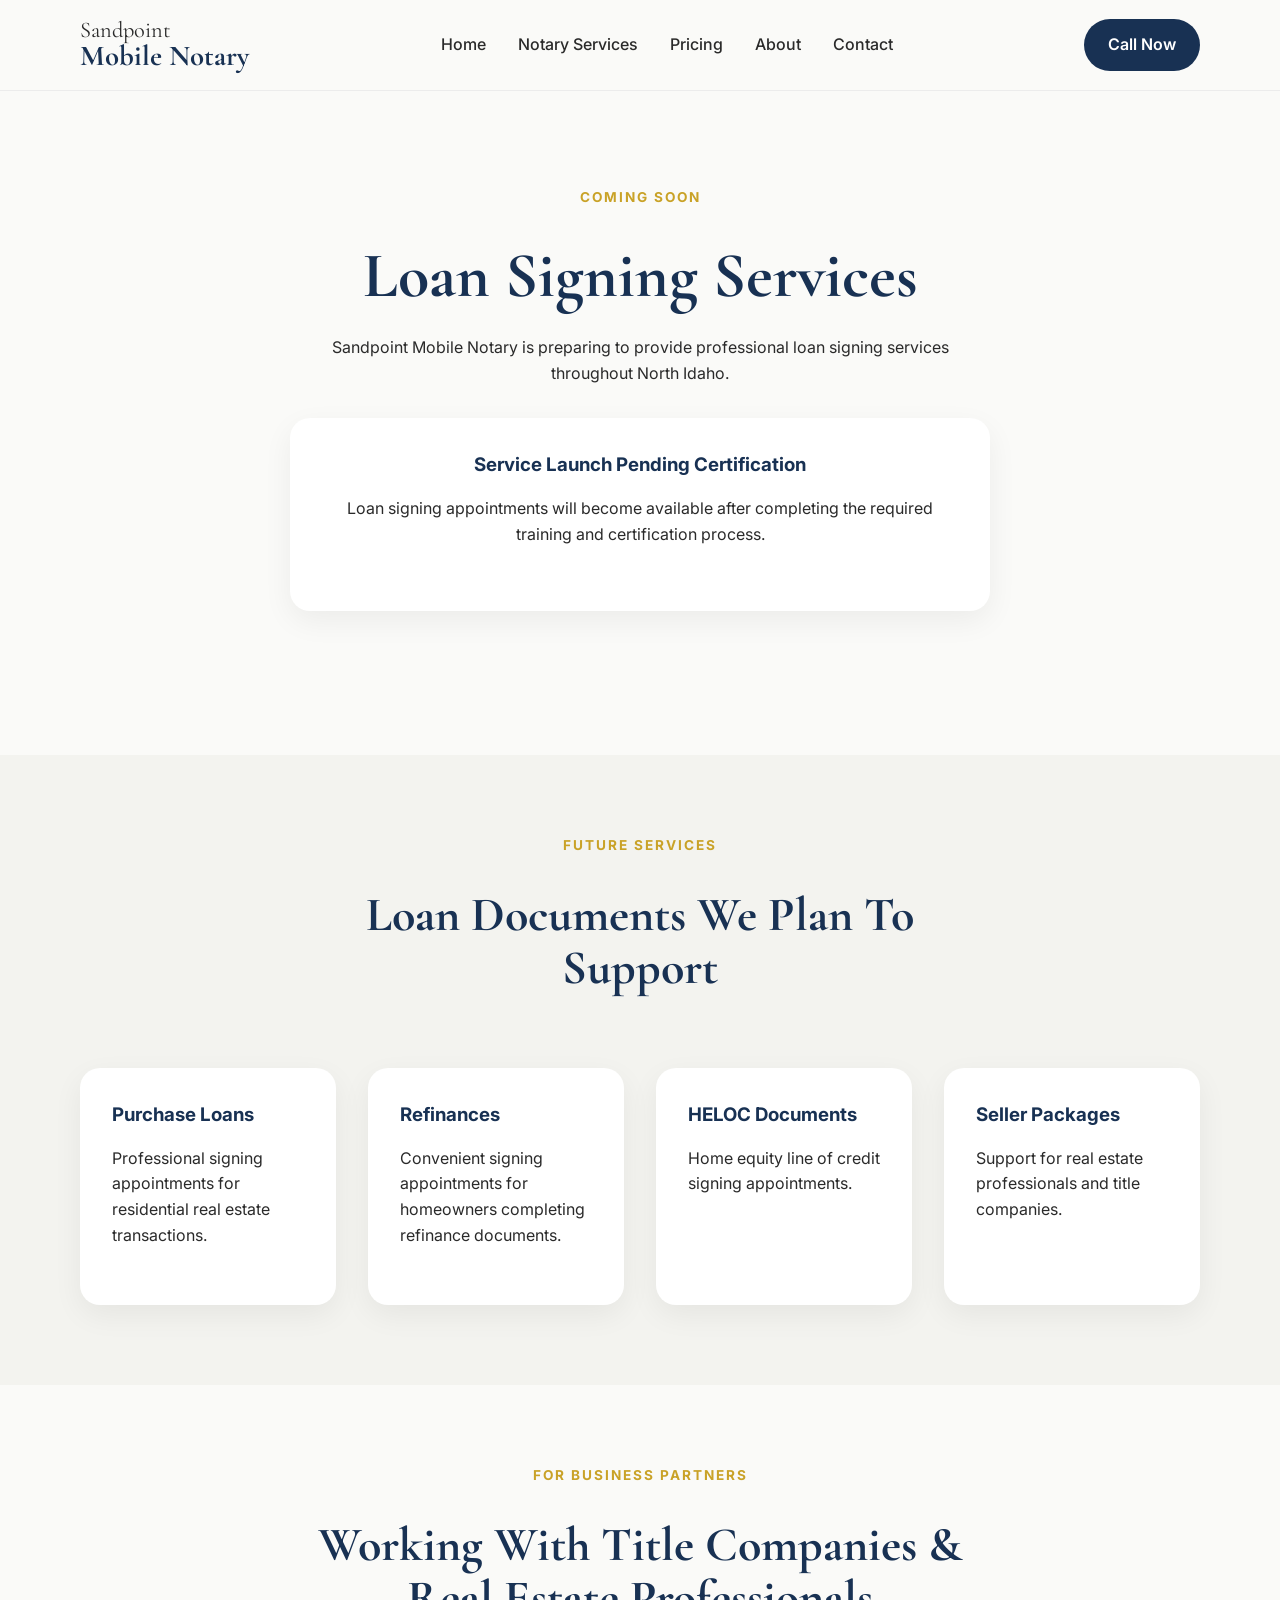
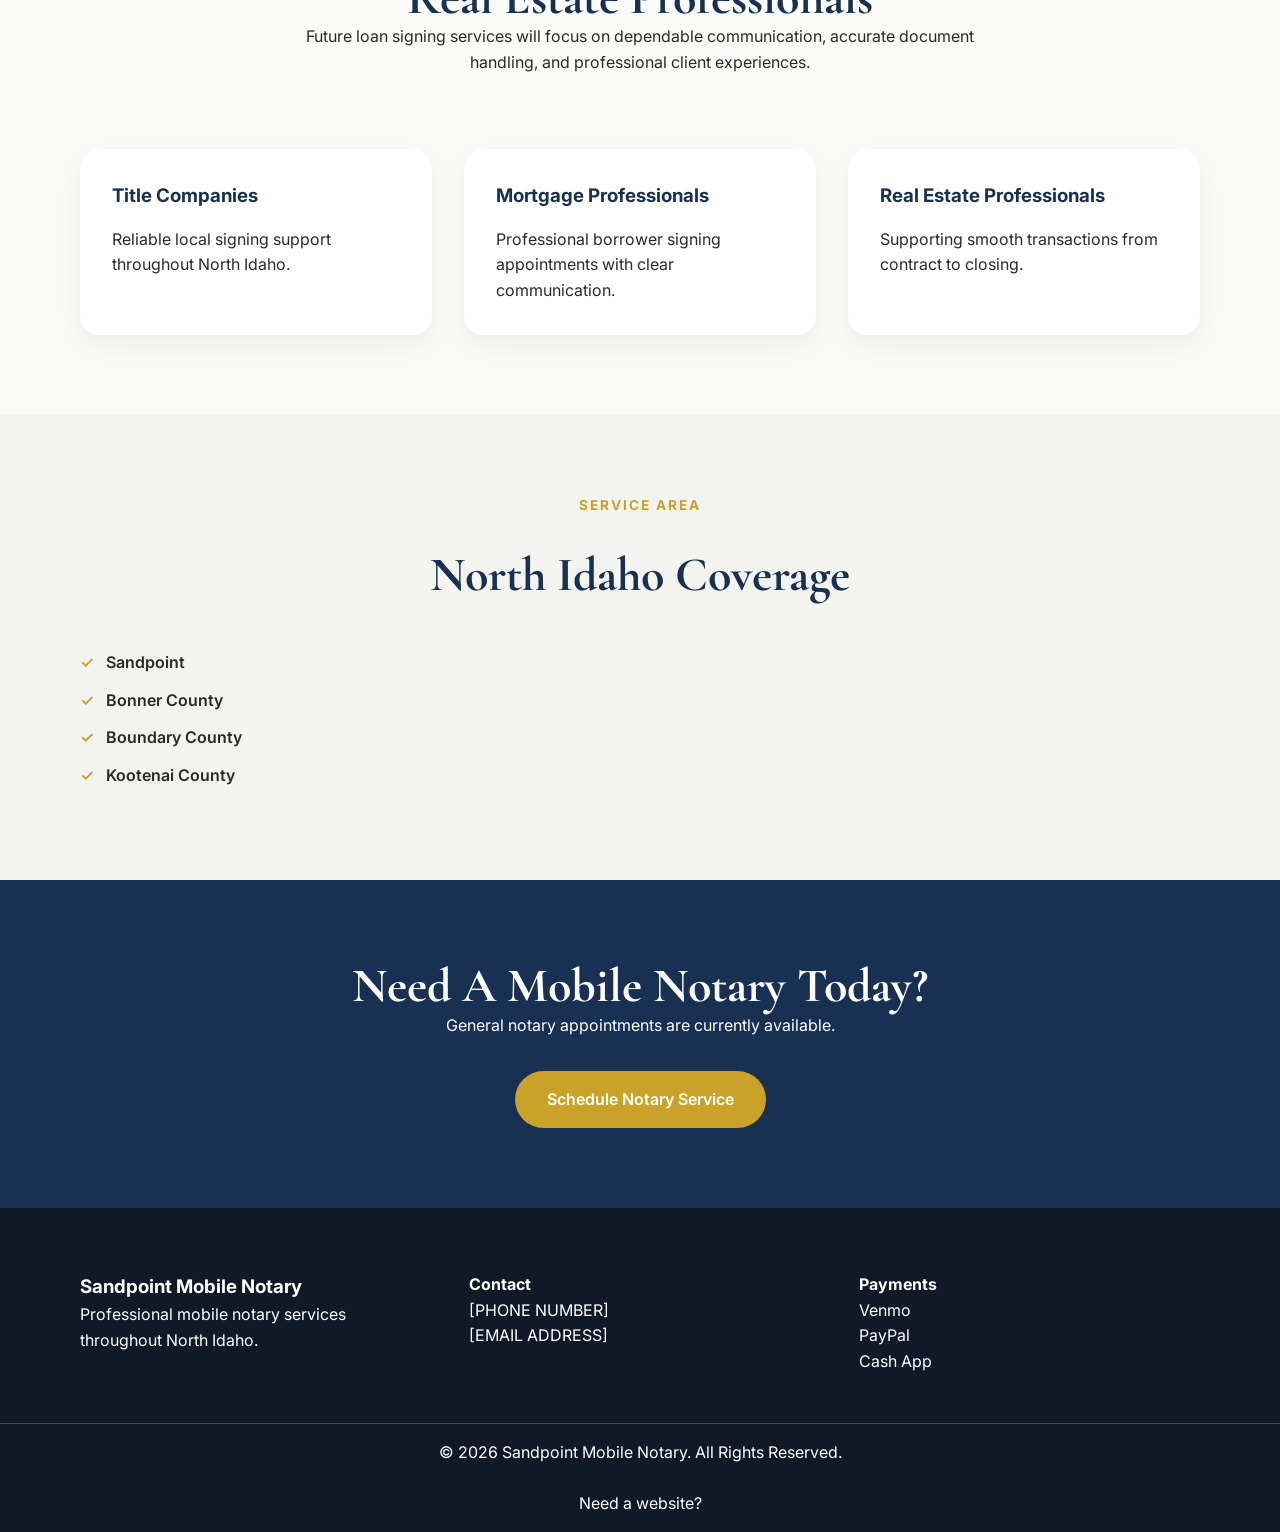
<file: loan-signing.html>
<!DOCTYPE html>
<html lang="en">

<head>

    <meta charset="UTF-8">
    <meta name="viewport" content="width=device-width, initial-scale=1.0">

    <title>Loan Signing Services | Sandpoint Mobile Notary</title>

    <meta name="description" content="Sandpoint Mobile Notary is preparing to offer professional loan signing services throughout North Idaho. Check back for updates as this service becomes available.">
    <meta name="keywords" content="loan signing agent Sandpoint Idaho, loan signing services North Idaho, real estate signing services Idaho">
    <meta name="author" content="Sandpoint Mobile Notary">
    <link rel="canonical" href="https://sandpointmobilenotary.com/loan-signing.html">

    <!-- Open Graph / Social Sharing -->
    <meta property="og:title" content="Loan Signing Services | Sandpoint Mobile Notary">
    <meta property="og:description" content="Sandpoint Mobile Notary is preparing to offer professional loan signing services throughout North Idaho.">
    <meta property="og:type" content="website">
    <meta property="og:url" content="https://sandpointmobilenotary.com/loan-signing.html">
    <meta property="og:image" content="https://sandpointmobilenotary.com/images/social-preview.jpg">
    <meta property="og:site_name" content="Sandpoint Mobile Notary">

    <!-- Twitter / X Sharing -->
    <meta name="twitter:card" content="summary_large_image">
    <meta name="twitter:title" content="Loan Signing Services | Sandpoint Mobile Notary">
    <meta name="twitter:description" content="Professional loan signing services coming soon to North Idaho.">
    <meta name="twitter:image" content="https://sandpointmobilenotary.com/images/social-preview.jpg">

    <!-- Fonts -->
    <link rel="preconnect" href="https://fonts.googleapis.com">
    <link rel="preconnect" href="https://fonts.gstatic.com" crossorigin>
    <link href="https://fonts.googleapis.com/css2?family=Cormorant+Garamond:wght@500;600;700&family=Inter:wght@300;400;500;600;700&display=swap" rel="stylesheet">

    <!-- Favicons -->
    <link rel="apple-touch-icon" sizes="180x180" href="images/icons/apple-touch-icon.png">
    <link rel="icon" type="image/png" sizes="32x32" href="images/icons/favicon-32x32.png">
    <link rel="icon" type="image/png" sizes="16x16" href="images/icons/favicon-16x16.png">
    <link rel="manifest" href="images/icons/site.webmanifest">
    <link rel="shortcut icon" href="images/icons/favicon.ico">

    <!-- CSS -->
    <link rel="stylesheet" href="css/style.css">

</head>


<body>



<header class="header">

<div class="container nav-container">


<a href="index.html" class="logo">

<span>Sandpoint</span>
<strong>Mobile Notary</strong>

</a>



<button class="menu-toggle" aria-label="Open Navigation">
☰
</button>



<nav class="nav">

<a href="index.html">Home</a>
<a href="notary.html">Notary Services</a>
<a href="pricing.html">Pricing</a>
<a href="about.html">About</a>
<a href="contact.html">Contact</a>

<!-- Activate after certification -->
<!-- <a href="loan-signing.html">Loan Signing</a> -->

</nav>



<a href="tel:[PHONE NUMBER]" class="nav-button">
Call Now
</a>


</div>

</header>







<main>





<section class="hero">


<div class="container">


<div class="section-header">


<p class="eyebrow">
Coming Soon
</p>



<h1>
Loan Signing Services
</h1>



<p>
Sandpoint Mobile Notary is preparing to provide professional loan signing services throughout North Idaho.
</p>



<div class="card">


<h3>
Service Launch Pending Certification
</h3>


<p>
Loan signing appointments will become available after completing the required training and certification process.
</p>


</div>



</div>


</div>


</section>








<section class="section light">


<div class="container">


<div class="section-header">


<p class="eyebrow">
Future Services
</p>


<h2>
Loan Documents We Plan To Support
</h2>


</div>





<div class="service-grid">



<div class="service-card">

<h3>
Purchase Loans
</h3>

<p>
Professional signing appointments for residential real estate transactions.
</p>

</div>




<div class="service-card">

<h3>
Refinances
</h3>

<p>
Convenient signing appointments for homeowners completing refinance documents.
</p>

</div>




<div class="service-card">

<h3>
HELOC Documents
</h3>

<p>
Home equity line of credit signing appointments.
</p>

</div>




<div class="service-card">

<h3>
Seller Packages
</h3>

<p>
Support for real estate professionals and title companies.
</p>

</div>



</div>


</div>


</section>







<section class="section">


<div class="container">


<div class="section-header">


<p class="eyebrow">
For Business Partners
</p>


<h2>
Working With Title Companies & Real Estate Professionals
</h2>


<p>
Future loan signing services will focus on dependable communication, accurate document handling, and professional client experiences.
</p>


</div>





<div class="cards">


<div class="card">

<h3>
Title Companies
</h3>

<p>
Reliable local signing support throughout North Idaho.
</p>

</div>




<div class="card">

<h3>
Mortgage Professionals
</h3>

<p>
Professional borrower signing appointments with clear communication.
</p>

</div>




<div class="card">

<h3>
Real Estate Professionals
</h3>

<p>
Supporting smooth transactions from contract to closing.
</p>

</div>



</div>


</div>


</section>







<section class="section light">


<div class="container">


<div class="section-header">


<p class="eyebrow">
Service Area
</p>


<h2>
North Idaho Coverage</h2>


</div>



<ul class="county-list">

<li>Sandpoint</li>
<li>Bonner County</li>
<li>Boundary County</li>
<li>Kootenai County</li>

</ul>


</div>


</section>








<section class="cta">


<div class="container">


<h2>
Need A Mobile Notary Today?
</h2>


<p>
General notary appointments are currently available.
</p>


<a href="contact.html" class="btn primary">
Schedule Notary Service
</a>


</div>


</section>




</main>






<a href="tel:[PHONE NUMBER]" class="mobile-call">
📞 Call Now
</a>







<footer class="footer">


<div class="container footer-grid">


<div>

<h3>
Sandpoint Mobile Notary
</h3>

<p>
Professional mobile notary services throughout North Idaho.
</p>

</div>



<div>

<h4>
Contact
</h4>

<p>
[PHONE NUMBER]
</p>

<p>
[EMAIL ADDRESS]
</p>

</div>



<div>

<h4>
Payments
</h4>

<p>
Venmo
</p>

<p>
PayPal
</p>

<p>
Cash App
</p>

</div>


</div>



<div class="footer-bottom">© 2026 Sandpoint Mobile Notary. All Rights Reserved.</div>

<span><br/ ></span>
<div class="" style="text-align: center;"><a href="https://www.fullstackjohn.com" target="_blank" rel="noopener noreferrer" style="text-decoration: none; color: white;">Need a website?</a></div>


</footer>




<script src="js/script.js"></script>


</body>

</html>
</file>
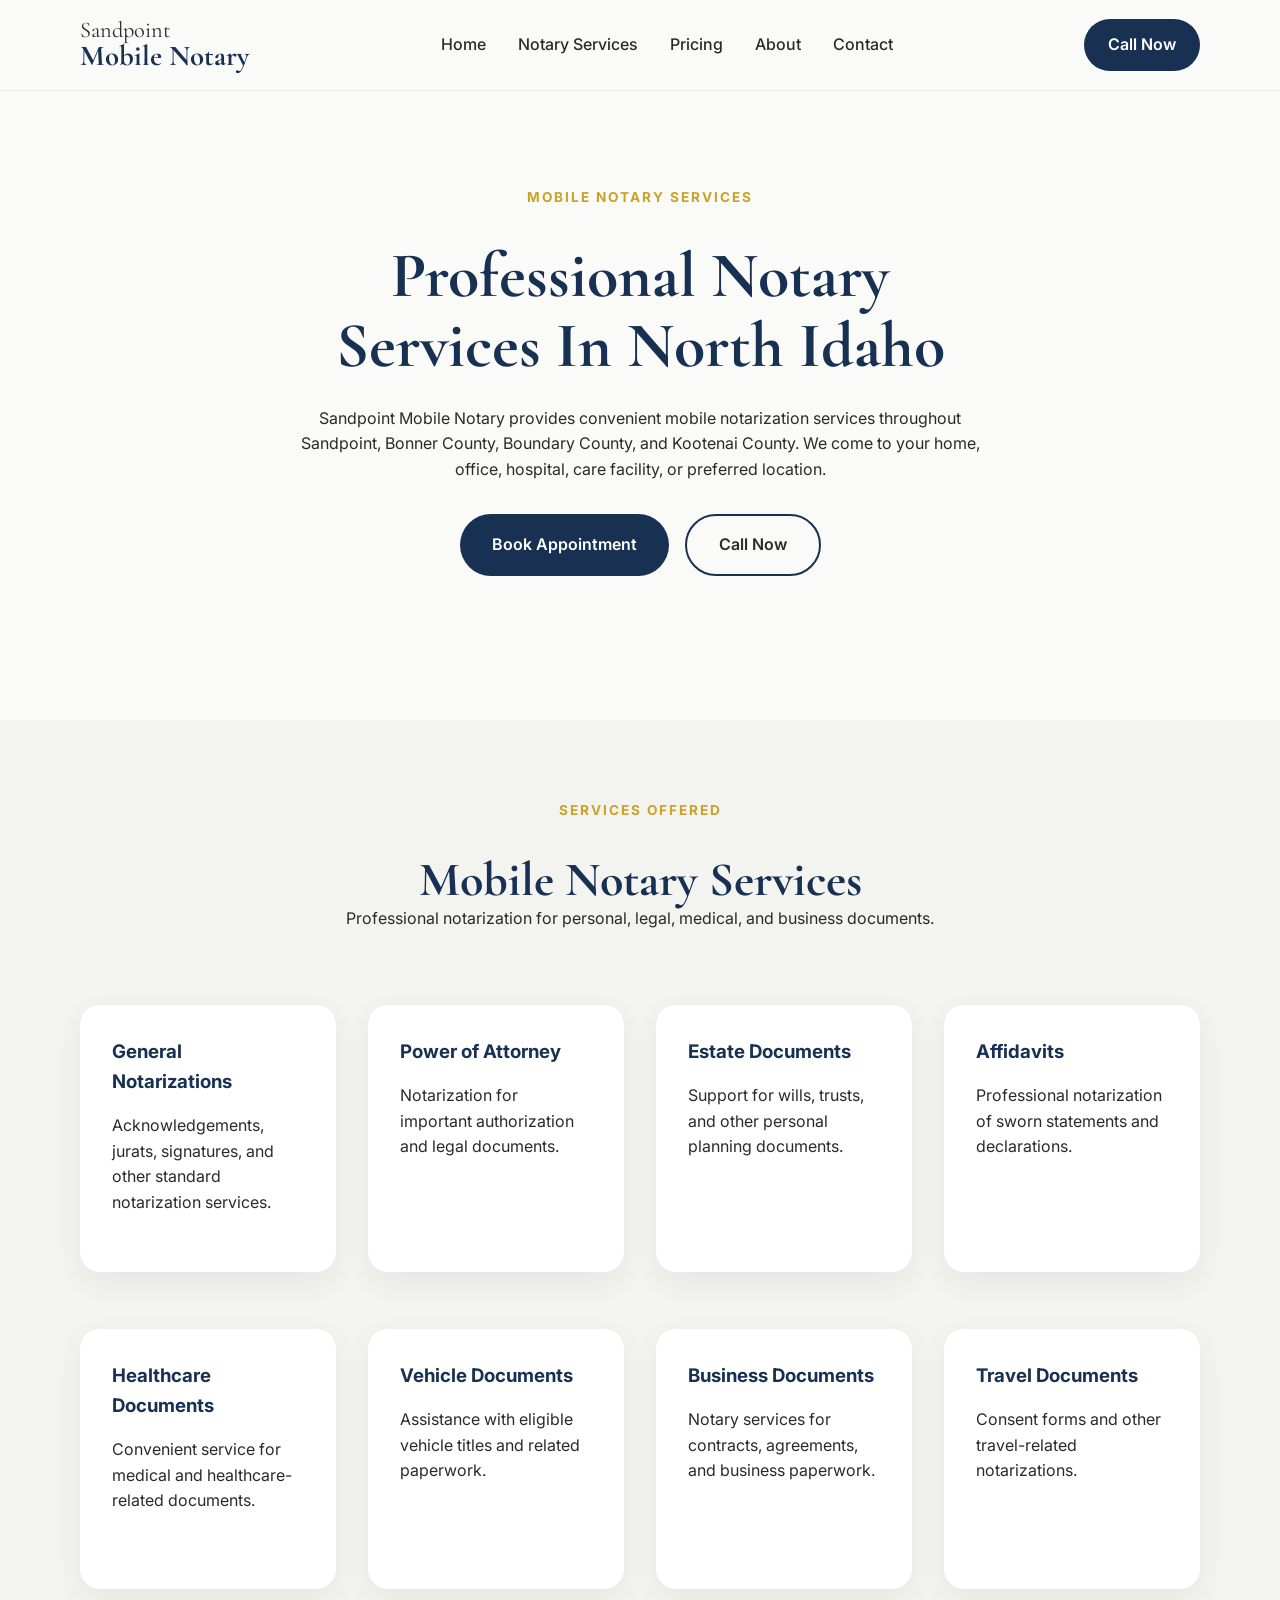
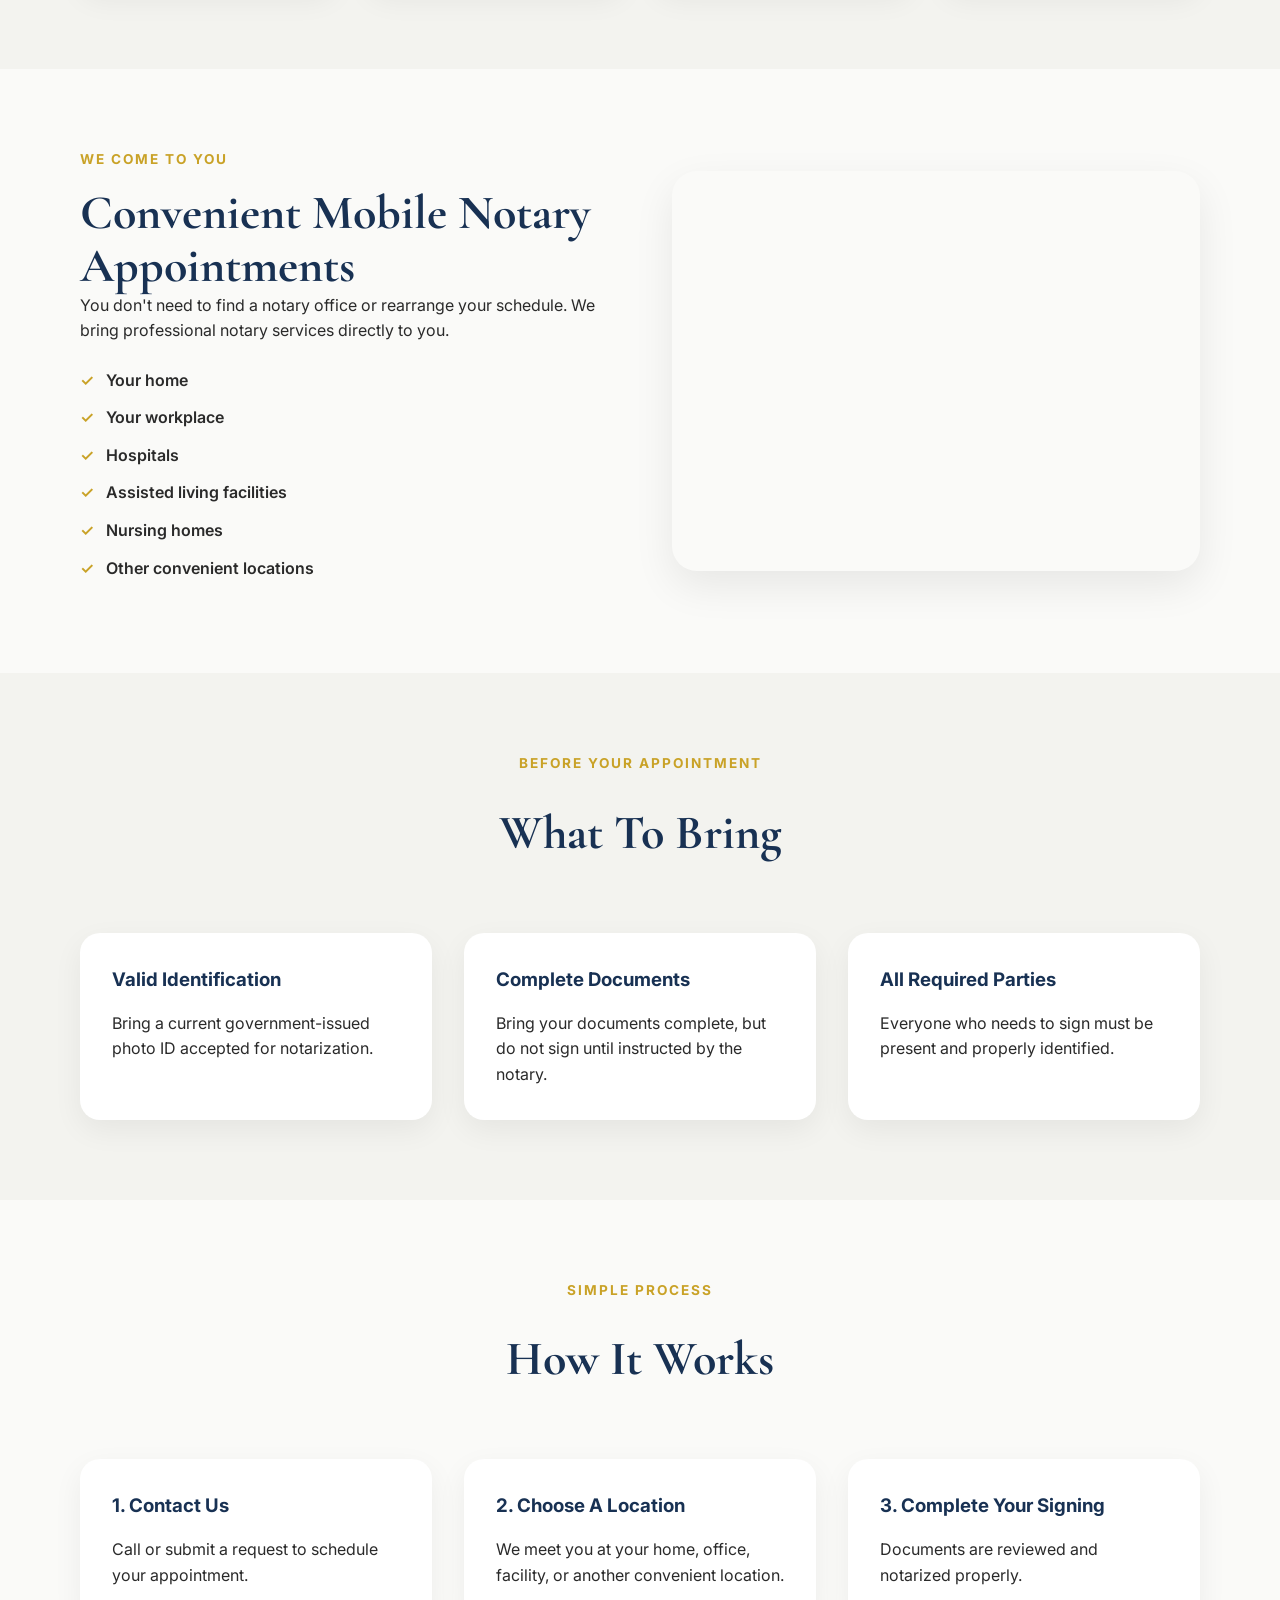
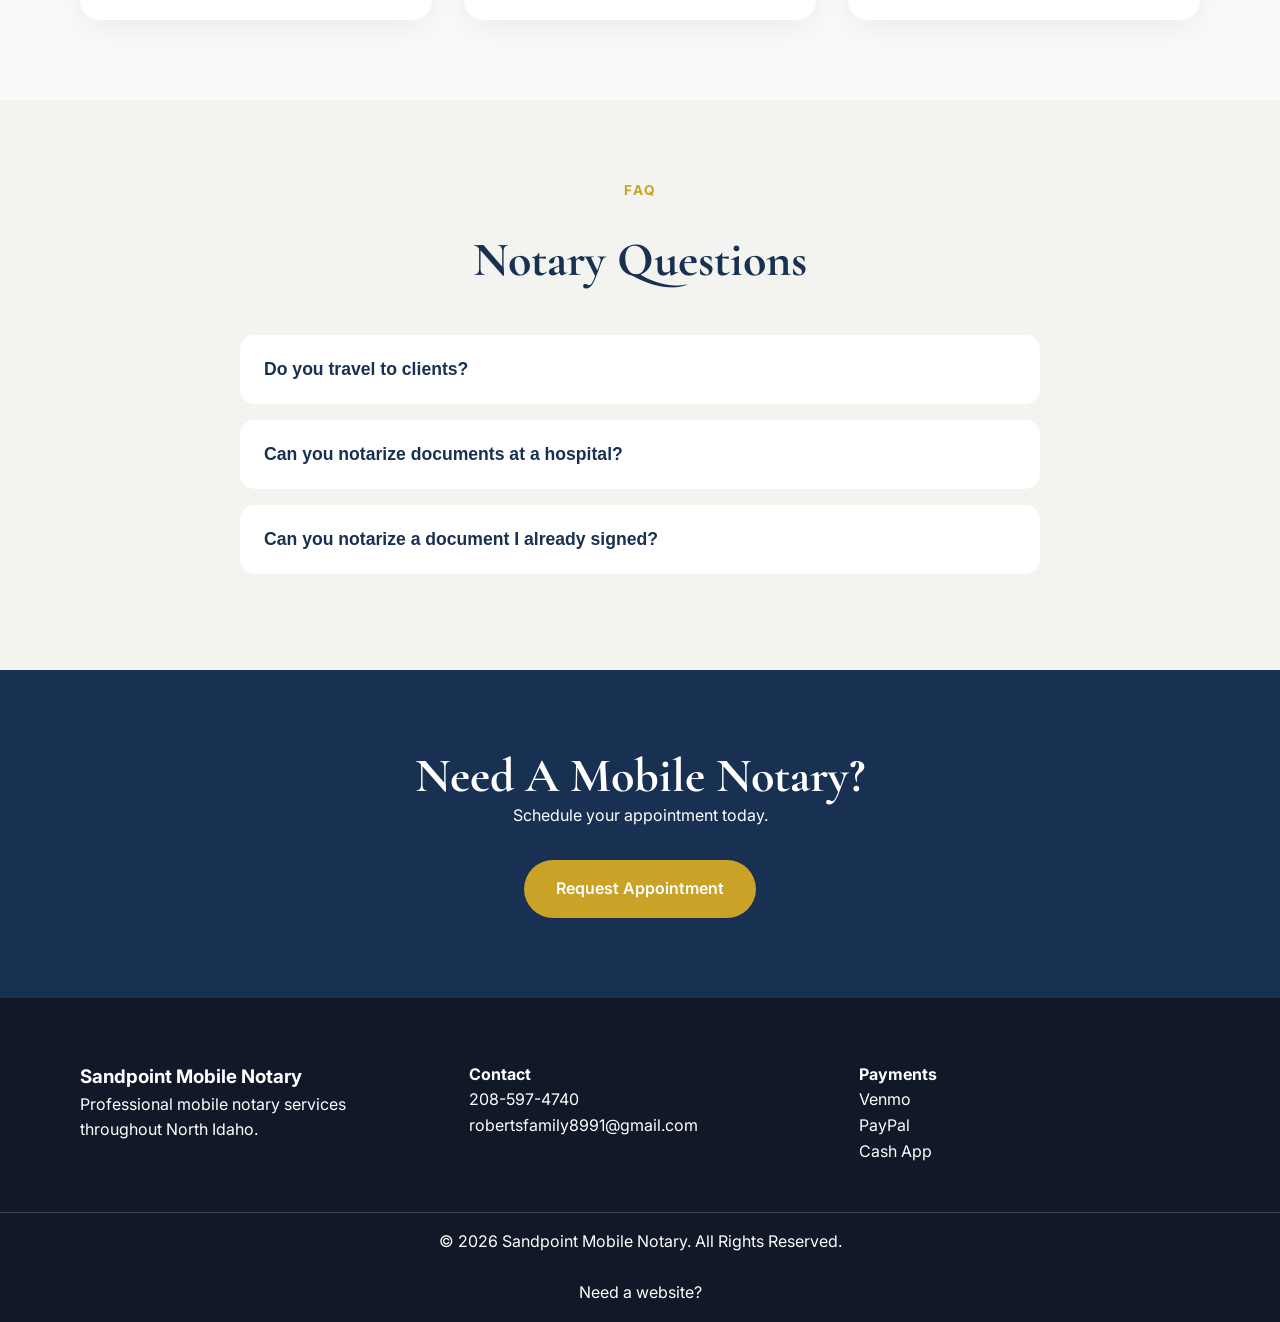
<file: notary.html>
<!DOCTYPE html>
<html lang="en">

<head>

    <meta charset="UTF-8">
    <meta name="viewport" content="width=device-width, initial-scale=1.0">

    <title>Notary Services | Sandpoint Mobile Notary</title>

    <meta name="description" content="Professional mobile notary services throughout Sandpoint, Bonner County, Boundary County, and Kootenai County Idaho. Convenient document notarization by appointment, including evenings and weekends.">
    <meta name="keywords" content="notary services Sandpoint Idaho, mobile notary services, document notarization, notary public Sandpoint, Bonner County notary, Boundary County notary, Kootenai County notary, North Idaho notary">
    <meta name="author" content="Sandpoint Mobile Notary">
    <link rel="canonical" href="https://sandpointmobilenotary.com/notary-services.html">

    <!-- Open Graph / Social Sharing -->
    <meta property="og:title" content="Notary Services | Sandpoint Mobile Notary">
    <meta property="og:description" content="Professional mobile notary services throughout North Idaho. Serving Sandpoint, Bonner County, Boundary County, and Kootenai County by appointment.">
    <meta property="og:type" content="website">
    <meta property="og:url" content="https://sandpointmobilenotary.com/notary-services.html">
    <meta property="og:image" content="https://sandpointmobilenotary.com/images/social-preview.jpg">
    <meta property="og:site_name" content="Sandpoint Mobile Notary">

    <!-- Twitter / X Sharing -->
    <meta name="twitter:card" content="summary_large_image">
    <meta name="twitter:title" content="Notary Services | Sandpoint Mobile Notary">
    <meta name="twitter:description" content="Professional mobile notary services throughout Sandpoint, Bonner County, Boundary County, and Kootenai County Idaho.">
    <meta name="twitter:image" content="https://sandpointmobilenotary.com/images/social-preview.jpg">

    <!-- Fonts -->
    <link rel="preconnect" href="https://fonts.googleapis.com">
    <link rel="preconnect" href="https://fonts.gstatic.com" crossorigin>
    <link href="https://fonts.googleapis.com/css2?family=Cormorant+Garamond:wght@500;600;700&family=Inter:wght@300;400;500;600;700&display=swap" rel="stylesheet">

    <!-- Favicons -->
    <link rel="apple-touch-icon" sizes="180x180" href="images/icons/apple-touch-icon.png">
    <link rel="icon" type="image/png" sizes="32x32" href="images/icons/favicon-32x32.png">
    <link rel="icon" type="image/png" sizes="16x16" href="images/icons/favicon-16x16.png">
    <link rel="manifest" href="images/icons/site.webmanifest">
    <link rel="shortcut icon" href="images/icons/favicon.ico">

    <!-- CSS -->
    <link rel="stylesheet" href="css/style.css">

</head>

<body>

    <header class="header">

        <div class="container nav-container">

            <a href="index.html" class="logo"><span>Sandpoint</span><strong>Mobile Notary</strong></a>

            <button class="menu-toggle" aria-label="Open Navigation">☰</button>

            <nav class="nav">
                <a href="index.html">Home</a>
                <a href="notary.html">Notary Services</a>
                <a href="pricing.html">Pricing</a>
                <a href="about.html">About</a>
                <a href="contact.html">Contact</a>
            </nav>

            <a href="tel:+12085974740" class="nav-button">Call Now</a>

        </div>

    </header>

    <main>

        <!-- HERO -->

        <section class="hero">

            <div class="container">

                <div class="section-header">

                    <p class="eyebrow">Mobile Notary Services</p>

                    <h1>Professional Notary Services In North Idaho</h1>

                    <p>Sandpoint Mobile Notary provides convenient mobile notarization services throughout Sandpoint,
                        Bonner County, Boundary County, and Kootenai County. We come to your home, office, hospital,
                        care facility, or preferred location.</p>

                    <div class="hero-buttons">

                        <a href="contact.html" class="btn primary">Book Appointment</a>

                        <a href="tel:+12085974740" class="btn secondary">Call Now</a>

                    </div>

                </div>

            </div>

        </section>

        <!-- SERVICES -->

        <section class="section light">

            <div class="container">

                <div class="section-header">

                    <p class="eyebrow">Services Offered</p>

                    <h2>Mobile Notary Services</h2>

                    <p>Professional notarization for personal, legal, medical, and business documents.</p>

                </div>

                <div class="service-grid">

                    <div class="service-card">

                        <h3>General Notarizations</h3>

                        <p>Acknowledgements, jurats, signatures, and other standard notarization services.</p>

                    </div>

                    <div class="service-card">

                        <h3>Power of Attorney</h3>

                        <p>Notarization for important authorization and legal documents.</p>

                    </div>

                    <div class="service-card">

                        <h3>Estate Documents</h3>

                        <p>Support for wills, trusts, and other personal planning documents.</p>

                    </div>

                    <div class="service-card">

                        <h3>Affidavits</h3>

                        <p>Professional notarization of sworn statements and declarations.</p>

                    </div>

                    <div class="service-card">

                        <h3>Healthcare Documents</h3>

                        <p>Convenient service for medical and healthcare-related documents.</p>

                    </div>

                    <div class="service-card">

                        <h3>Vehicle Documents</h3>

                        <p>Assistance with eligible vehicle titles and related paperwork.</p>

                    </div>

                    <div class="service-card">

                        <h3>Business Documents</h3>

                        <p>Notary services for contracts, agreements, and business paperwork.</p>

                    </div>

                    <div class="service-card">

                        <h3>Travel Documents</h3>

                        <p>Consent forms and other travel-related notarizations.</p>

                    </div>

                </div>

            </div>

        </section>

        <!-- MOBILE SERVICE -->

        <section class="section">

            <div class="container area-section">

                <div>

                    <p class="eyebrow">We Come To You</p>

                    <h2>Convenient Mobile Notary Appointments</h2>

                    <p>You don't need to find a notary office or rearrange your schedule. We bring professional notary
                        services directly to you.</p>

                    <ul class="county-list">
                        <li>Your home</li>
                        <li>Your workplace</li>
                        <li>Hospitals</li>
                        <li>Assisted living facilities</li>
                        <li>Nursing homes</li>
                        <li>Other convenient locations</li>
                    </ul>

                </div>

                <!-- <div class="map-placeholder">Serving North Idaho</div> -->

                <div class="map-container">

                    <iframe
                        src="https://www.google.com/maps/embed?pb=!1m18!1m12!1m3!1d2784911.340503839!2d-118.33054254215804!3d47.02767139608089!2m3!1f0!2f0!3f0!3m2!1i1024!2i768!4f13.1!3m3!1m2!1s0x53600f4b6b46c7bb%3A0xff60006c95579c27!2sIdaho%20Panhandle%2C%20ID!5e0!3m2!1sen!2sus!4v1785426155546!5m2!1sen!2sus"
                        width="100%" height="400" style="border:0;" allowfullscreen="" loading="lazy"
                        referrerpolicy="strict-origin-when-cross-origin">
                    </iframe>

                </div>

            </div>

        </section>

        <!-- WHAT TO BRING -->

        <section class="section light">

            <div class="container">

                <div class="section-header">

                    <p class="eyebrow">Before Your Appointment</p>

                    <h2>What To Bring</h2>

                </div>

                <div class="cards">

                    <div class="card">

                        <h3>Valid Identification</h3>

                        <p>Bring a current government-issued photo ID accepted for notarization.</p>

                    </div>

                    <div class="card">

                        <h3>Complete Documents</h3>

                        <p>Bring your documents complete, but do not sign until instructed by the notary.</p>

                    </div>

                    <div class="card">

                        <h3>All Required Parties</h3>

                        <p>Everyone who needs to sign must be present and properly identified.</p>

                    </div>

                </div>

            </div>

        </section>

        <!-- PROCESS -->

        <section class="section">

            <div class="container">

                <div class="section-header">

                    <p class="eyebrow">Simple Process</p>

                    <h2>How It Works</h2>

                </div>

                <div class="cards">

                    <div class="card">

                        <h3>1. Contact Us</h3>

                        <p>Call or submit a request to schedule your appointment.</p>

                    </div>

                    <div class="card">

                        <h3>2. Choose A Location</h3>

                        <p>We meet you at your home, office, facility, or another convenient location.</p>

                    </div>

                    <div class="card">

                        <h3>3. Complete Your Signing</h3>

                        <p>Documents are reviewed and notarized properly.</p>

                    </div>

                </div>

            </div>

        </section>

        <!-- FAQ -->

        <section class="section light">

            <div class="container">

                <div class="section-header">

                    <p class="eyebrow">FAQ</p>

                    <h2>Notary Questions</h2>

                </div>

                <div class="faq">

                    <div class="faq-item">

                        <button class="faq-question">Do you travel to clients?</button>

                        <div class="faq-answer">

                            <p>Yes. Sandpoint Mobile Notary provides mobile appointments throughout our service area.
                            </p>

                        </div>

                    </div>

                    <div class="faq-item">

                        <button class="faq-question">Can you notarize documents at a hospital?</button>

                        <div class="faq-answer">

                            <p>Yes. Hospital, care facility, and special location appointments may be available.</p>

                        </div>

                    </div>

                    <div class="faq-item">

                        <button class="faq-question">Can you notarize a document I already signed?</button>

                        <div class="faq-answer">

                            <p>Many documents must be signed in the presence of the notary. Bring unsigned documents
                                unless instructed otherwise.</p>

                        </div>

                    </div>

                </div>

            </div>

        </section>

        <section class="cta">

            <div class="container">

                <h2>Need A Mobile Notary?</h2>

                <p>Schedule your appointment today.</p>

                <a href="contact.html" class="btn primary">Request Appointment</a>

            </div>

        </section>

    </main>

    <a href="tel:[PHONE NUMBER]" class="mobile-call">📞 Call Now</a>
    <!-- <a href="tel:+12085974740" class="mobile-call">📞 Call Now</a> -->

    <footer class="footer">

        <div class="container footer-grid">

            <div>

                <h3>Sandpoint Mobile Notary</h3>

                <p>Professional mobile notary services throughout North Idaho.</p>

            </div>

            <div>

                <h4>Contact</h4>

                <p>208-597-4740</p>

                <p>robertsfamily8991@gmail.com</p>

            </div>

            <div>

                <h4>Payments</h4>

                <p>Venmo</p>

                <p>PayPal</p>

                <p>Cash App</p>

            </div>

        </div>

        <div class="footer-bottom">© 2026 Sandpoint Mobile Notary. All Rights Reserved.</div>
        <span><br /></span>
        <div class="" style="text-align: center;"><a href="https://www.fullstackjohn.com" target="_blank"
                rel="noopener noreferrer" style="text-decoration: none; color: white;">Need a website?</a></div>

    </footer>

    <script src="js/script.js"></script>

</body>

</html>
</file>
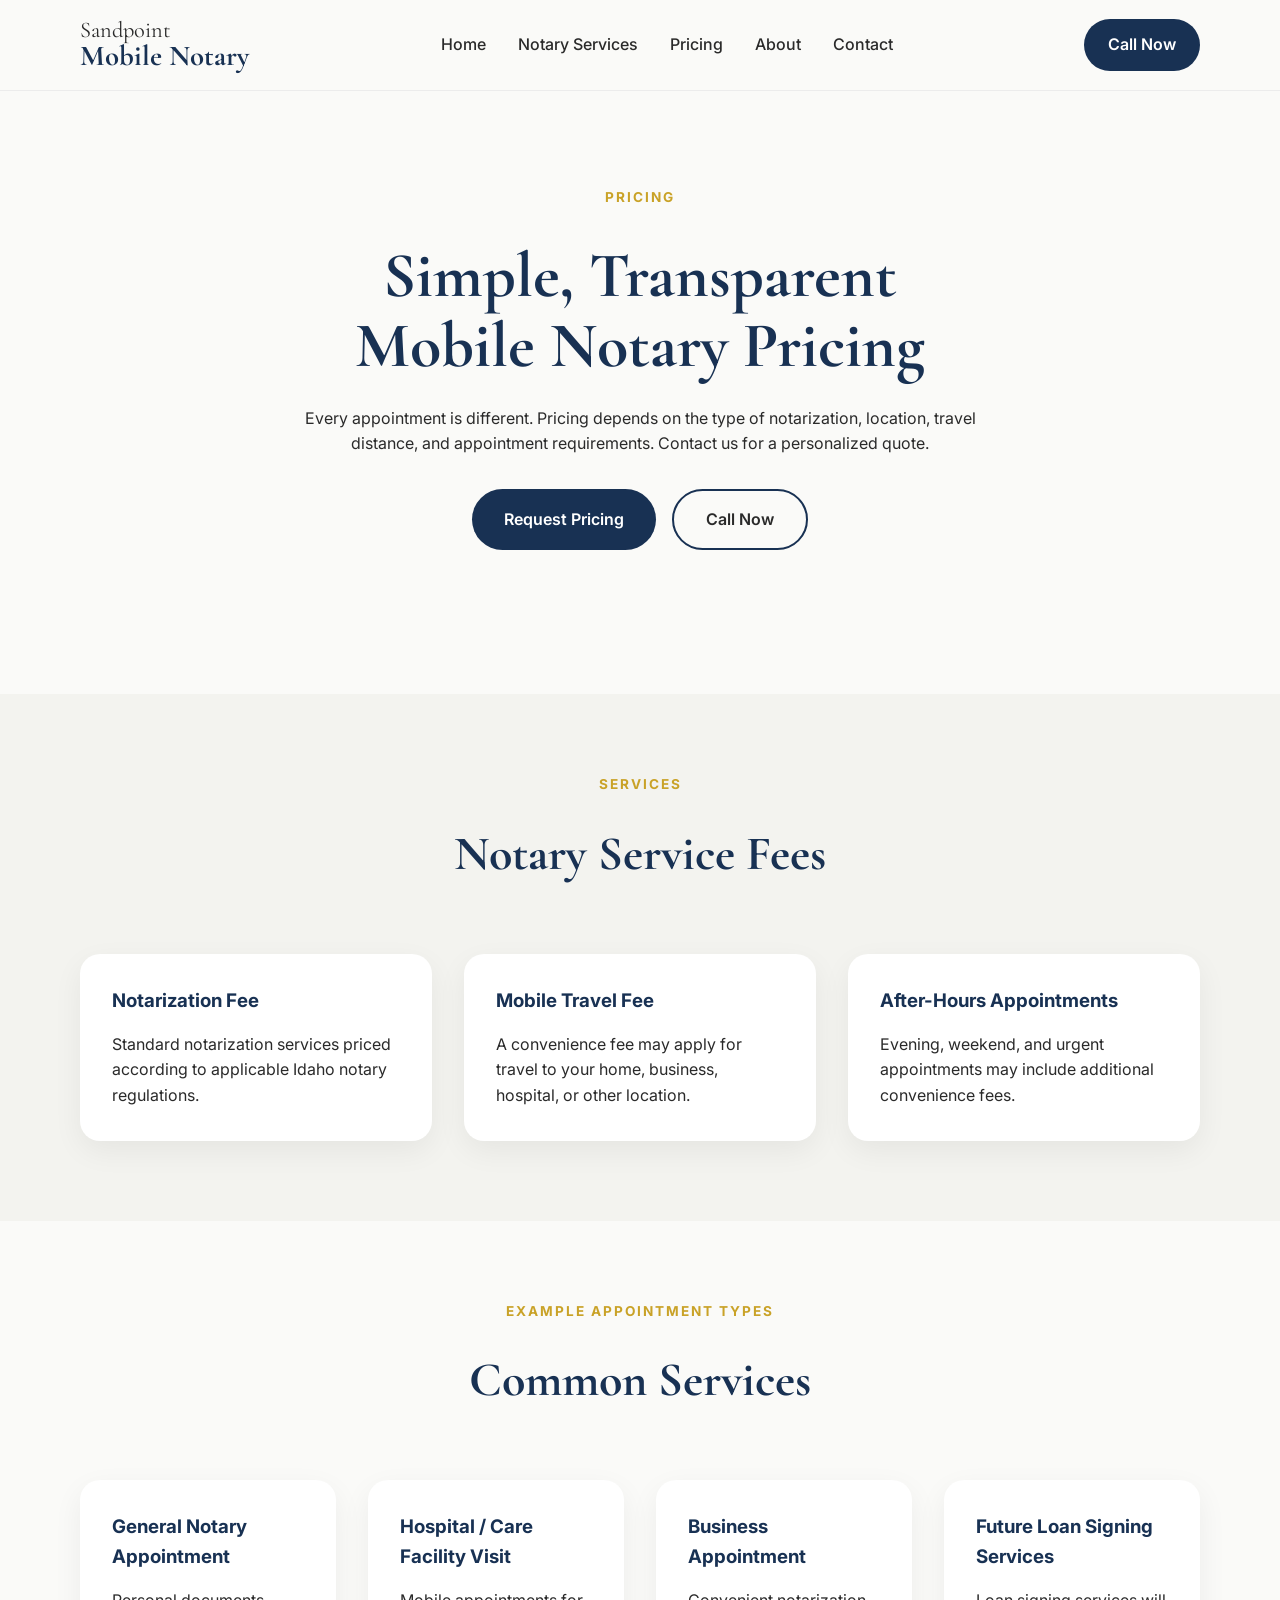
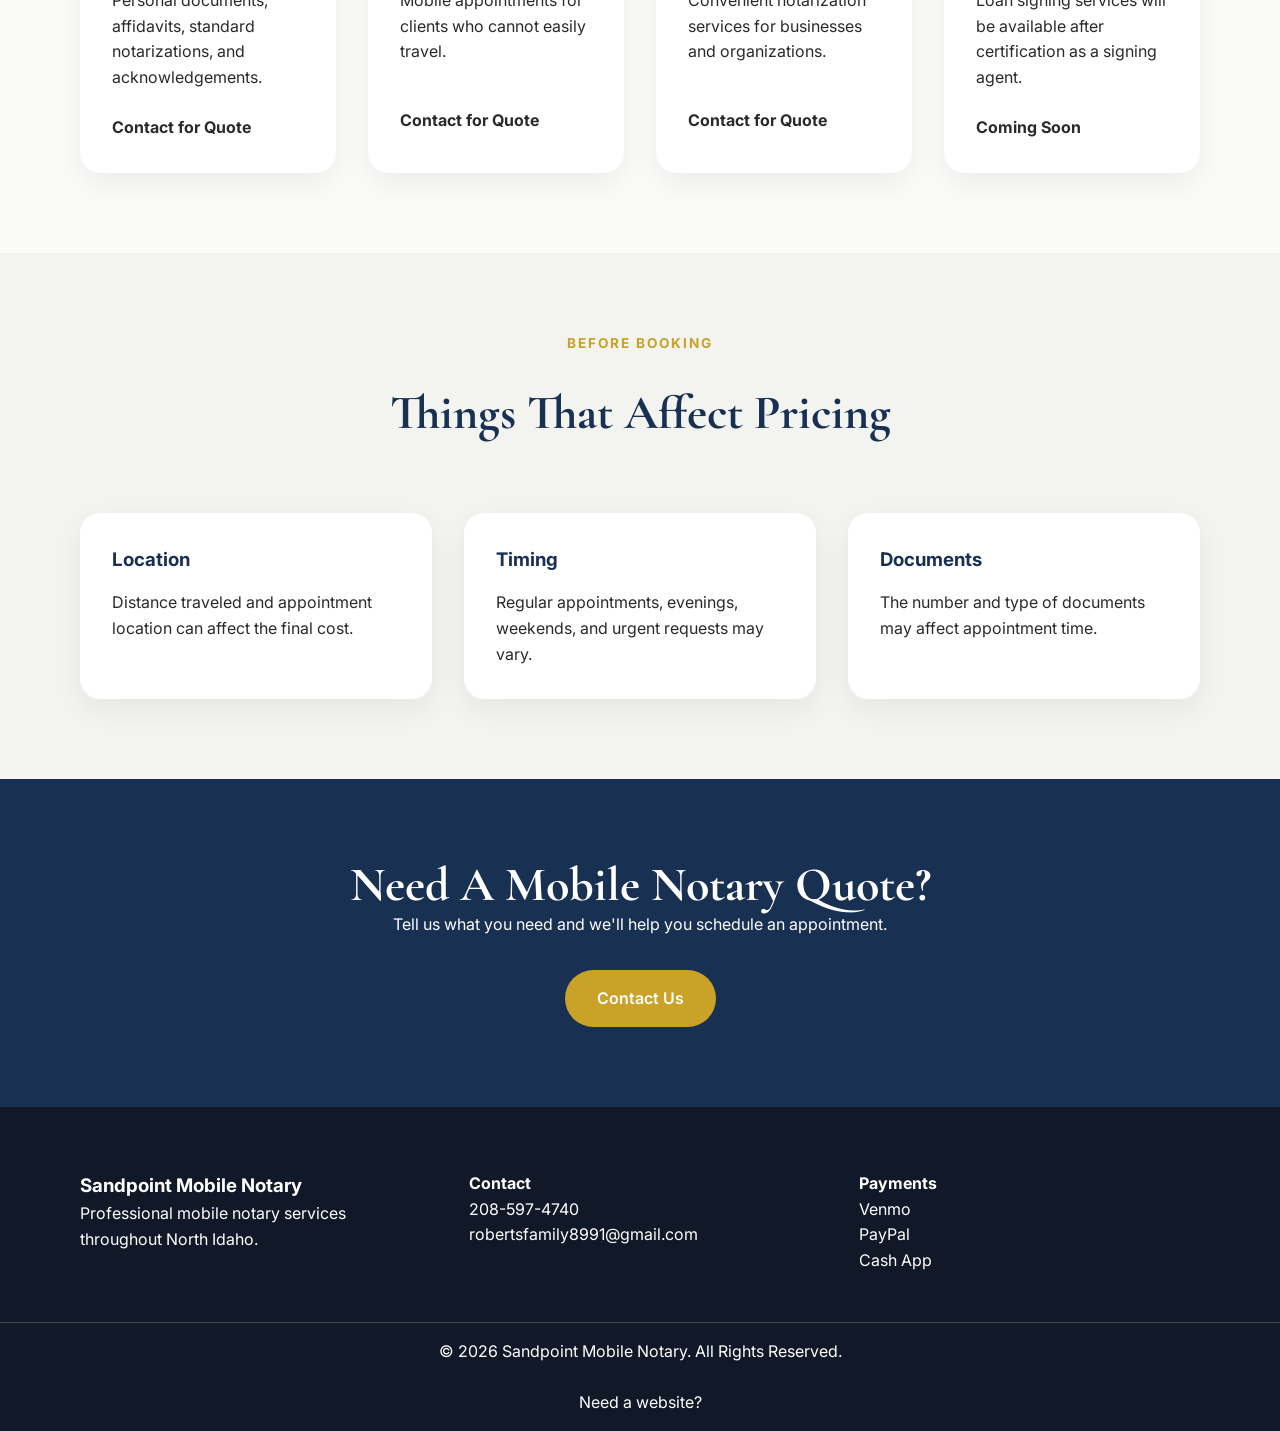
<file: pricing.html>
<!DOCTYPE html>
<html lang="en">

<head>

    <meta charset="UTF-8">
    <meta name="viewport" content="width=device-width, initial-scale=1.0">

    <title>Notary Pricing | Sandpoint Mobile Notary</title>

    <meta name="description" content="View mobile notary pricing for Sandpoint, Bonner County, Boundary County, and Kootenai County Idaho. Transparent fees and travel pricing available by appointment.">
    <meta name="keywords" content="notary pricing Sandpoint Idaho, mobile notary fees, notary cost Sandpoint, mobile notary pricing Idaho, travel notary fees">
    <meta name="author" content="Sandpoint Mobile Notary">
    <link rel="canonical" href="https://sandpointmobilenotary.com/pricing.html">

    <!-- Open Graph / Social Sharing -->
    <meta property="og:title" content="Notary Pricing | Sandpoint Mobile Notary">
    <meta property="og:description" content="Transparent mobile notary pricing throughout Sandpoint, Bonner County, Boundary County, and Kootenai County Idaho.">
    <meta property="og:type" content="website">
    <meta property="og:url" content="https://sandpointmobilenotary.com/pricing.html">
    <meta property="og:image" content="https://sandpointmobilenotary.com/images/social-preview.jpg">
    <meta property="og:site_name" content="Sandpoint Mobile Notary">

    <!-- Twitter / X Sharing -->
    <meta name="twitter:card" content="summary_large_image">
    <meta name="twitter:title" content="Notary Pricing | Sandpoint Mobile Notary">
    <meta name="twitter:description" content="Transparent mobile notary pricing and travel fees throughout North Idaho.">
    <meta name="twitter:image" content="https://sandpointmobilenotary.com/images/social-preview.jpg">

    <!-- Fonts -->
    <link rel="preconnect" href="https://fonts.googleapis.com">
    <link rel="preconnect" href="https://fonts.gstatic.com" crossorigin>
    <link href="https://fonts.googleapis.com/css2?family=Cormorant+Garamond:wght@500;600;700&family=Inter:wght@300;400;500;600;700&display=swap" rel="stylesheet">

    <!-- Favicons -->
    <link rel="apple-touch-icon" sizes="180x180" href="images/icons/apple-touch-icon.png">
    <link rel="icon" type="image/png" sizes="32x32" href="images/icons/favicon-32x32.png">
    <link rel="icon" type="image/png" sizes="16x16" href="images/icons/favicon-16x16.png">
    <link rel="manifest" href="images/icons/site.webmanifest">
    <link rel="shortcut icon" href="images/icons/favicon.ico">


    <!-- CSS -->
    <link rel="stylesheet" href="css/style.css">

</head>

<body>

    <header class="header">

        <div class="container nav-container">

            <a href="index.html" class="logo"><span>Sandpoint</span><strong>Mobile Notary</strong></a>

            <button class="menu-toggle" aria-label="Open Navigation">☰</button>

            <nav class="nav">
                <a href="index.html">Home</a>
                <a href="notary.html">Notary Services</a>
                <a href="pricing.html">Pricing</a>
                <a href="about.html">About</a>
                <a href="contact.html">Contact</a>
            </nav>

            <a href="tel:+12085974740" class="nav-button">Call Now</a>

        </div>

    </header>

    <main>

        <section class="hero">

            <div class="container">

                <div class="section-header">

                    <p class="eyebrow">Pricing</p>

                    <h1>Simple, Transparent Mobile Notary Pricing</h1>

                    <p>Every appointment is different. Pricing depends on the type of notarization, location, travel
                        distance, and appointment requirements. Contact us for a personalized quote.</p>

                    <div class="hero-buttons">

                        <a href="contact.html" class="btn primary">Request Pricing</a>

                        <a href="tel:[PHONE NUMBER]" class="btn secondary">Call Now</a>
                        <!-- <a href="tel:+12085974740" class="btn secondary">Call Now</a> -->

                    </div>

                </div>

            </div>

        </section>

        <section class="section light">

            <div class="container">

                <div class="section-header">

                    <p class="eyebrow">Services</p>

                    <h2>Notary Service Fees</h2>

                </div>

                <div class="cards">

                    <div class="card">

                        <h3>Notarization Fee</h3>

                        <p>Standard notarization services priced according to applicable Idaho notary regulations.</p>

                    </div>

                    <div class="card">

                        <h3>Mobile Travel Fee</h3>

                        <p>A convenience fee may apply for travel to your home, business, hospital, or other location.
                        </p>

                    </div>

                    <div class="card">

                        <h3>After-Hours Appointments</h3>

                        <p>Evening, weekend, and urgent appointments may include additional convenience fees.</p>

                    </div>

                </div>

            </div>

        </section>

        <section class="section">

            <div class="container">

                <div class="section-header">

                    <p class="eyebrow">Example Appointment Types</p>

                    <h2>Common Services</h2>

                </div>

                <div class="service-grid">

                    <div class="service-card">

                        <h3>General Notary Appointment</h3>

                        <p>Personal documents, affidavits, standard notarizations, and acknowledgements.</p>

                        <strong>Contact for Quote</strong>

                    </div>

                    <div class="service-card">

                        <h3>Hospital / Care Facility Visit</h3>

                        <p>Mobile appointments for clients who cannot easily travel.</p>

                        <strong>Contact for Quote</strong>

                    </div>

                    <div class="service-card">

                        <h3>Business Appointment</h3>

                        <p>Convenient notarization services for businesses and organizations.</p>

                        <strong>Contact for Quote</strong>

                    </div>

                    <div class="service-card">

                        <h3>Future Loan Signing Services</h3>

                        <p>Loan signing services will be available after certification as a signing agent.</p>

                        <strong>Coming Soon</strong>

                    </div>

                </div>

            </div>

        </section>

        <section class="section light">

            <div class="container">

                <div class="section-header">

                    <p class="eyebrow">Before Booking</p>

                    <h2>Things That Affect Pricing</h2>

                </div>

                <div class="cards">

                    <div class="card">

                        <h3>Location</h3>

                        <p>Distance traveled and appointment location can affect the final cost.</p>

                    </div>

                    <div class="card">

                        <h3>Timing</h3>

                        <p>Regular appointments, evenings, weekends, and urgent requests may vary.</p>

                    </div>

                    <div class="card">

                        <h3>Documents</h3>

                        <p>The number and type of documents may affect appointment time.</p>

                    </div>

                </div>

            </div>

        </section>

        <section class="cta">

            <div class="container">

                <h2>Need A Mobile Notary Quote?</h2>

                <p>Tell us what you need and we'll help you schedule an appointment.</p>

                <a href="contact.html" class="btn primary">Contact Us</a>

            </div>

        </section>

    </main>

    <a href="tel:[PHONE NUMBER]" class="mobile-call">📞 Call Now</a>

    <footer class="footer">

        <div class="container footer-grid">

            <div>

                <h3>Sandpoint Mobile Notary</h3>

                <p>Professional mobile notary services throughout North Idaho.</p>

            </div>

            <div>

                <h4>Contact</h4>

                <p>208-597-4740</p>

                <p>robertsfamily8991@gmail.com</p>

            </div>

            <div>

                <h4>Payments</h4>

                <p>Venmo</p>

                <p>PayPal</p>

                <p>Cash App</p>

            </div>

        </div>

        <div class="footer-bottom">© 2026 Sandpoint Mobile Notary. All Rights Reserved.</div>
        <span><br /></span>
        <div class="" style="text-align: center;"><a href="https://www.fullstackjohn.com" target="_blank"
                rel="noopener noreferrer" style="text-decoration: none; color: white;">Need a website?</a></div>

    </footer>

    <script src="js/script.js"></script>

</body>

</html>
</file>
<file: css/style.css>
:root {    --primary: #183153;
    --accent: #C9A227;
    --background: #FAFAF8;
    --white: #ffffff;
    --text: #2A2A2A;
    --light-gray: #ECECEC;
    --dark: #111827;
    --heading-font: "Cormorant Garamond", serif;
    --body-font: "Inter", sans-serif;}
* {    margin:0;
    padding:0;
    box-sizing:border-box;}

html {
    scroll-behavior:smooth;
}

body {
    font-family:var(--body-font);
    color:var(--text);
    background:var(--background);
    line-height:1.6;
}

img {
    max-width:100%;
    display:block;
}

a {
    text-decoration:none;
    color:inherit;
}

.container {
    width:min(1120px,90%);
    margin:auto;
}

/* ========================= HEADER ========================= */

.header {
    position:sticky;
    top:0;
    z-index:1000;
    background:rgba(250,250,248,.95);
    backdrop-filter:blur(10px);
    border-bottom:1px solid var(--light-gray);
}

.nav-container {
    min-height:90px;
    display:flex;
    align-items:center;
    justify-content:space-between;
}

.logo {
    display:flex;
    flex-direction:column;
    font-family:var(--heading-font);
    line-height:1;
}

.logo span {
    font-size:1.4rem;
}

.logo strong {
    color:var(--primary);
    font-size:1.8rem;
}

.nav {
    display:flex;
    align-items:center;
    gap:2rem;
}

.nav a {
    font-weight:500;
}

.nav a:hover {
    color:var(--accent);
}

.nav-button {
    background:var(--primary);
    color:white;
    padding:.8rem 1.5rem;
    border-radius:50px;
    font-weight:600;
}

.menu-toggle {
    display:none;
    background:none;
    border:none;
    font-size:2rem;
    cursor:pointer;
}

/* ========================= HERO ========================= */

.hero {
    padding:6rem 0;
}

.hero-grid {
    display:grid;
    grid-template-columns:1fr 450px;
    gap:4rem;
    align-items:center;
}

.eyebrow {
    color:var(--accent);
    font-size:.85rem;
    font-weight:700;
    text-transform:uppercase;
    letter-spacing:2px;
    margin-bottom:1rem;
}

h1,
h2 {
    font-family:var(--heading-font);
    color:var(--primary);
    line-height:1.1;
}

h1 {
    font-size:clamp(2.8rem,5vw,4.5rem);
    margin-bottom:1.5rem;
}

h2 {
    font-size:3rem;
}

.hero-text {
    font-size:1.15rem;
    max-width:600px;
    margin-bottom:2rem;
}

.hero-buttons {
    display:inline-flex;
    gap:1rem;
    align-content: center;
}

.btn {
    padding:1rem 2rem;
    border-radius:50px;
    display:inline-flex;
    justify-content:center;
    align-items:center;
    font-weight:600;
    transition:.3s;
}

.btn:hover {
    transform:translateY(-3px);
}

.btn.primary {
    background:var(--primary);
    color:white;
}

.btn.secondary {
    border:2px solid var(--primary);
}

.hero-image {
    position:relative;
}

.hero-image img {
    width:100%;
    height:560px;
    object-fit:cover;
    border-radius:200px 200px 20px 20px;
}

.image-badge {
    position:absolute;
    bottom:30px;
    left:-40px;
    background:white;
    padding:1.5rem;
    border-radius:15px;
    box-shadow:0 15px 40px rgba(0,0,0,.12);
}

.image-badge strong {
    display:block;
    color:var(--primary);
}

/* ========================= TRUST BANNER ========================= */

.trust-banner {
    background:white;
    border-top:1px solid var(--light-gray);
    border-bottom:1px solid var(--light-gray);
    padding:2rem 0;
}

.trust-grid {
    display:grid;
    grid-template-columns:repeat(4,1fr);
    text-align:center;
    gap:1rem;
}

.trust-grid strong {
    display:block;
    color:var(--primary);
    font-size:1.4rem;
}

.trust-grid span {
    font-size:.9rem;
}

/* ========================= SECTIONS ========================= */

.section {
    padding:5rem 0;
}

.section.light {
    background:#f3f3ef;
}

.section-header {
    max-width:700px;
    text-align:center;
    margin:0 auto 3rem;
}

.section-header p {
    margin-bottom: 2rem;
}


.cards,
.service-grid {
    display:grid;
    gap:2rem;
}

.cards {
    grid-template-columns:repeat(3,1fr);
}

.service-grid {
    grid-template-columns:repeat(4,1fr);
}

.card,
.service-card {
    background:white;
    padding:2rem;
    border-radius:20px;
    box-shadow:0 10px 30px rgba(0,0,0,.06);
    margin-top: 25px;
}

.card h3,
.service-card h3 {
    color:var(--primary);
    margin-bottom:1rem;
}

.service-card p {
    min-height: 120px;
    padding-bottom: 25px;
}

.text-link {
    display:inline-block;
    margin-top:2rem;
    font-weight:700;
    color:var(--primary);
}

/* ========================= SERVICE AREA ========================= */

.area-section {
    display:grid;
    grid-template-columns:1fr 1fr;
    gap:4rem;
    align-items:center;
}

.county-list {
    list-style:none;
    margin-top:1.5rem;
}

.county-list li {
    margin-bottom:.75rem;
    font-weight:600;
}

.county-list li::before {
    content:"✓";
    color:var(--accent);
    margin-right:.75rem;
}

.map-placeholder {
    min-height:350px;
    background:#e7e7e1;
    border-radius:25px;
    display:flex;
    justify-content:center;
    align-items:center;
    text-align:center;
    padding:2rem;
    color:var(--primary);
    font-weight:600;
}

/* ========================= FAQ ========================= */

.faq {
    max-width:800px;
    margin:auto;
}

.faq-item {
    background:white;
    margin-bottom:1rem;
    border-radius:15px;
    overflow:hidden;
}

.faq-question {
    width:100%;
    text-align:left;
    padding:1.5rem;
    border:none;
    background:white;
    font-size:1.1rem;
    font-weight:600;
    color:var(--primary);
    cursor:pointer;
}

.faq-answer {
    display:none;
    padding:0 1.5rem 1.5rem;
}

.faq-item.active .faq-answer {
    display:block;
}

/* ========================= CTA ========================= */

.cta {
    background:var(--primary);
    color:white;
    text-align:center;
    padding:5rem 0;
}

.cta h2 {
    color:white;
}

.cta .btn {
    background:var(--accent);
    color:white;
    margin-top:2rem;
}

/* ========================= MOBILE CALL BUTTON ========================= */

.mobile-call {
    display:none;
}

/* ========================= FOOTER ========================= */

.footer {
    background:var(--dark);
    color:white;
    padding:4rem 0 1rem;
}

.footer-grid {
    display:grid;
    grid-template-columns:repeat(3,1fr);
    gap:3rem;
}

.footer-bottom {
    margin-top:3rem;
    padding-top:1rem;
    text-align:center;
    border-top:1px solid rgba(255,255,255,.2);
}


/* ========================= TABLET / MOBILE ========================= */

@media(max-width:900px){
.hero-grid,
.area-section {
    grid-template-columns:1fr;
}

.hero-image {
    order:-1;
}

.cards,
.service-grid,
.footer-grid,
.trust-grid {
    grid-template-columns:1fr;
}

.menu-toggle {
    display:block;
}

.nav {
    position:absolute;
    top:90px;
    left:0;
    width:100%;
    background:white;
    flex-direction:column;
    padding:2rem;
    display:none;
}

.nav.active {
    display:flex;
}

.nav-button {
    display:none;
}

.hero-image img {
    height:450px;
}

.mobile-call {
    display:block;
    position:fixed;
    bottom:20px;
    left:20px;
    right:20px;
    background:var(--primary);
    color:white;
    text-align:center;
    padding:1rem;
    border-radius:50px;
    font-weight:700;
    z-index:2000;
    box-shadow:0 10px 30px rgba(0,0,0,.2);
}
}

@media(max-width:600px){
.hero {
    padding:3rem 0;
}

h1 {
    font-size:2.7rem;
}

h2 {
    font-size:2.2rem;
}

.hero-buttons {
    flex-direction:column;
}

.btn {
    width:100%;
}

.image-badge {
    left:10px;
}

}

/* ========================= CONTACT FORM ========================= */

.contact-form {
    display:flex;
    flex-direction:column;
    gap:0.75rem;
}

.contact-form label {
    font-weight:600;
    color:var(--primary);
    margin-top:.5rem;
}

.contact-form input,
.contact-form select,
.contact-form textarea {
    width:100%;
    padding:1rem;
    border:1px solid #d8d8d8;
    border-radius:12px;
    font-family:var(--body-font);
    font-size:1rem;
    background:white;
}

.contact-form textarea {
    resize:vertical;
}

.contact-form input:focus,
.contact-form select:focus,
.contact-form textarea:focus {
    outline:none;
    border-color:var(--accent);
}

.contact-form button {
    margin-top:1rem;
    border:none;
    cursor:pointer;
}

/* ========================= CALENDAR PLACEHOLDER ========================= */

.calendar-placeholder {
    margin-top:1.5rem;
    height:220px;
    border-radius:20px;
    background:#eeeeea;
    display:flex;
    justify-content:center;
    align-items:center;
    color:var(--primary);
    font-weight:600;
}

/* ========================= MAP PLACEHOLDER IMPROVEMENT ========================= */

.map-placeholder {
    min-height:350px;
    background:#e7e7e1;
    border-radius:25px;
    display:flex;
    justify-content:center;
    align-items:center;
    text-align:center;
    padding:2rem;
    color:var(--primary);
    font-weight:600;
}

/* ========================= CONTACT MOBILE ========================= */

@media(max-width:900px){
.contact-form {
    width:100%;
}
}

/* ========================= GOOGLE MAP ========================= */

.map-container {
    overflow:hidden;
    border-radius:25px;
    box-shadow:0 15px 40px rgba(0,0,0,.08);
}

.map-container iframe {
    width:100%;
    height:400px;
    display:block;
    border:0;
}


/* ========================= AVAILABILITY BANNER ========================= */

.availability-banner {
    background: var(--primary);
    color: white;
    text-align: center;
    padding: .85rem 1rem;
    font-weight: 600;
    font-size: .95rem;
}
</file>
